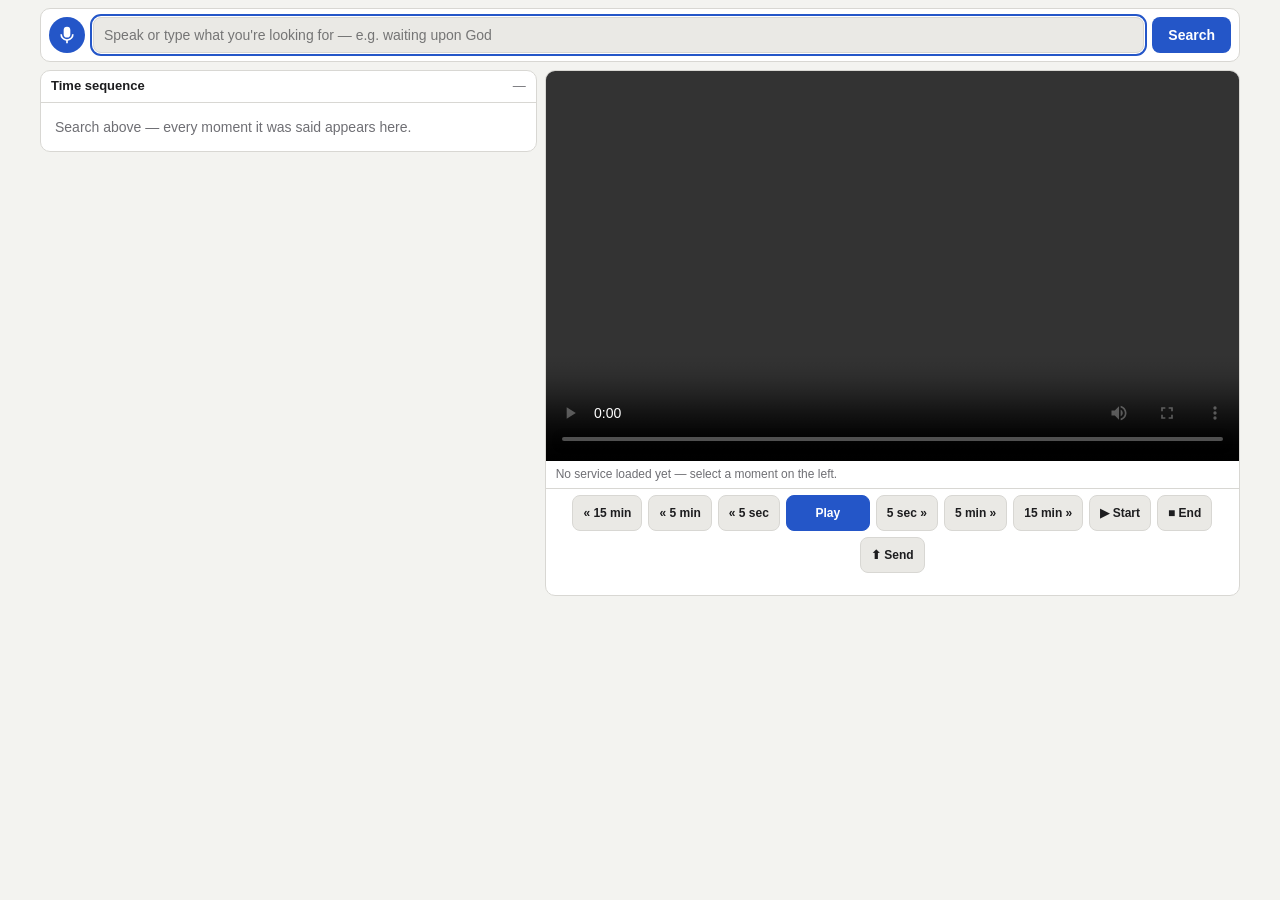
<file: archive-viewer/index.html>
<!doctype html>
<html lang="en">
<head>
<meta charset="utf-8">
<meta name="viewport" content="width=device-width, initial-scale=1">
<title>Archive Viewer</title>
<style>
  :root {
    --bg: #f3f3f0; --panel: #ffffff; --field: #eae9e5; --ink: #1d1d1f;
    --ink-2: #6f6f74; --line: #d8d7d3; --accent: #2456c8; --accent-soft: #e3ebfb;
  }
  @media (prefers-color-scheme: dark) {
    :root {
      --bg: #161617; --panel: #222224; --field: #2d2d30; --ink: #f0f0f2;
      --ink-2: #a0a0a6; --line: #3a3a3e; --accent: #6f9bff; --accent-soft: #24314f;
    }
  }
  * { box-sizing: border-box; }
  body {
    margin: 0; padding: 8px 10px 20px;
    background: var(--bg); color: var(--ink);
    font-family: -apple-system, BlinkMacSystemFont, "Segoe UI", Roboto, sans-serif;
    font-size: 14px; line-height: 1.45;
  }
  .wrap { max-width: 1200px; margin: 0 auto; display: flex; flex-direction: column; gap: 8px; }

  /* voice / search box */
  .voice-box {
    background: var(--panel); border: 1px solid var(--line); border-radius: 10px;
    padding: 8px; display: flex; gap: 8px; align-items: center;
  }
  .mic-btn {
    flex: none; width: 36px; height: 36px; border-radius: 50%; border: none;
    background: var(--accent); color: #fff; cursor: pointer;
    display: flex; align-items: center; justify-content: center;
  }
  .mic-btn.live { background: #c8322b; }
  @keyframes pulse { 50% { opacity: 0.5; } }
  .mic-btn.live svg { animation: pulse 1.1s infinite; }
  @media (prefers-reduced-motion: reduce) { .mic-btn.live svg { animation: none; } }
  #q {
    flex: 1; min-height: 36px; background: var(--field); border: 1px solid var(--line);
    border-radius: 8px; padding: 6px 10px; font: inherit; color: var(--ink);
  }
  #searchBtn {
    border: none; background: var(--accent); color: #fff; font: inherit; font-weight: 600;
    border-radius: 8px; min-height: 36px; padding: 0 16px; cursor: pointer;
  }
  button:focus-visible, .row:focus-visible, #q:focus-visible { outline: 2px solid var(--accent); outline-offset: 1px; }

  .split { display: grid; grid-template-columns: minmax(320px, 5fr) minmax(340px, 7fr); gap: 8px; align-items: start; }
  @media (max-width: 780px) { .split { grid-template-columns: 1fr; } .video-panel { order: -1; } }

  .panel { background: var(--panel); border: 1px solid var(--line); border-radius: 10px; overflow: hidden; }
  .panel-head {
    padding: 6px 10px; border-bottom: 1px solid var(--line); font-weight: 700; font-size: 13px;
    display: flex; justify-content: space-between; align-items: center;
  }
  .panel-head .count { color: var(--ink-2); font-weight: 400; }

  .rows { max-height: calc(100vh - 150px); overflow-y: auto; }
  .row {
    display: grid; grid-template-columns: 60px 1fr; gap: 8px; width: 100%; text-align: left;
    padding: 5px 10px; border: none; border-bottom: 1px solid var(--line);
    background: transparent; color: var(--ink); font: inherit; cursor: pointer; line-height: 1.35;
  }
  .row:last-child { border-bottom: none; }
  .row:hover { background: var(--field); }
  .row.selected { background: var(--accent-soft); }
  .row .t { font-variant-numeric: tabular-nums; color: var(--accent); font-weight: 700; }
  .row .meta { font-size: 11px; color: var(--ink-2); margin-top: 1px; }
  .row .txt em { font-style: normal; background: var(--accent-soft); border-radius: 3px; padding: 0 2px; }
  .row.selected .txt em { background: var(--panel); }
  .empty { padding: 14px; color: var(--ink-2); }

  video { display: block; width: 100%; aspect-ratio: 16/9; background: #000; }
  .svc-line { padding: 5px 10px; font-size: 12px; color: var(--ink-2); border-bottom: 1px solid var(--line); }

  /* the whole service transcript — about 14 lines tall, click any line to jump */
  .context { max-height: 360px; overflow-y: auto; border-bottom: 1px solid var(--line); }
  .ctx-line {
    display: grid; grid-template-columns: 74px 1fr; gap: 12px; width: 100%;
    text-align: left; padding: 3px 10px; border: none; background: transparent;
    color: var(--ink); font: inherit; font-size: 15px; line-height: 1.5; cursor: pointer;
  }
  .ctx-line:hover { background: var(--field); }
  .ctx-line.here { background: var(--accent-soft); font-weight: 600; }
  .ctx-line .t { font-variant-numeric: tabular-nums; color: var(--accent); font-weight: 700; font-size: 13px; padding-top: 2px; }
  .ctx-line .who { color: var(--ink-2); font-size: 11px; }
  .controls { display: flex; flex-wrap: wrap; gap: 6px; padding: 6px 10px; align-items: center; justify-content: center; }
  .controls button {
    font: inherit; font-size: 12px; font-weight: 600; border: 1px solid var(--line);
    background: var(--field); color: var(--ink); border-radius: 8px; min-height: 36px;
    padding: 0 10px; cursor: pointer; display: flex; align-items: center; gap: 6px;
    white-space: nowrap;
  }
  .controls .play { background: var(--accent); border-color: var(--accent); color: #fff; min-width: 84px; justify-content: center; }
</style>
</head>
<body>
<div class="wrap">

  <div class="voice-box">
    <button class="mic-btn" id="micBtn" aria-label="Voice search" title="Speak your search">
      <svg width="20" height="20" viewBox="0 0 24 24" fill="currentColor"><path d="M12 15a4 4 0 0 0 4-4V6a4 4 0 1 0-8 0v5a4 4 0 0 0 4 4zm6-4a6 6 0 0 1-12 0H4a8 8 0 0 0 7 7.94V22h2v-3.06A8 8 0 0 0 20 11h-2z"/></svg>
    </button>
    <input id="q" type="text" placeholder="Speak or type what you're looking for — e.g. waiting upon God" autofocus>
    <button id="searchBtn">Search</button>
  </div>

  <div class="split">
    <div class="panel">
      <div class="panel-head">
        <span>Time sequence</span>
        <span class="count" id="hitCount">—</span>
      </div>
      <div class="rows" id="rows"><div class="empty">Search above — every moment it was said appears here.</div></div>
    </div>

    <div class="panel video-panel">
      <video id="video" controls preload="none"></video>
      <div class="svc-line" id="svcLine">No service loaded yet — select a moment on the left.</div>
      <div class="context" id="ctx" hidden></div>
      <div class="controls">
        <button id="back15m">« 15 min</button>
        <button id="back5m">« 5 min</button>
        <button id="back5">« 5 sec</button>
        <button class="play" id="playBtn">Play</button>
        <button id="fwd5">5 sec »</button>
        <button id="fwd5m">5 min »</button>
        <button id="fwd15m">15 min »</button>
        <button id="startBtn" title="Mark the start of a Portion">▶ Start</button>
        <button id="endBtn" title="Mark the end of a Portion" disabled>■ End</button>
        <button id="sendBtn" title="Send this Portion" disabled>⬆ Send</button>
      </div>
      <div id="portionStatus" style="font-size:0.82em;color:#888;padding:4px 0 0 0;min-height:1.4em;"></div>
    </div>
  </div>
</div>

<script>
  const q = document.getElementById("q");
  const rowsEl = document.getElementById("rows");
  const hitCount = document.getElementById("hitCount");
  const video = document.getElementById("video");
  const svcLine = document.getElementById("svcLine");
  const playBtn = document.getElementById("playBtn");
  const startBtn = document.getElementById("startBtn");
  const endBtn   = document.getElementById("endBtn");
  const sendBtn  = document.getElementById("sendBtn");
  const portionStatus = document.getElementById("portionStatus");
  let currentServiceId = null;
  let portionStart = null;
  let portionEnd   = null;

  function resetPortion() {
    portionStart = null; portionEnd = null;
    startBtn.textContent = "▶ Start";
    startBtn.style.background = "";
    endBtn.disabled = true;
    sendBtn.disabled = true;
    portionStatus.textContent = "";
  }

  startBtn.addEventListener("click", () => {
    if (!currentServiceId) { portionStatus.textContent = "Load a service first."; return; }
    portionStart = video.currentTime;
    portionEnd = null;
    startBtn.textContent = "▶ " + fmt(portionStart);
    startBtn.style.background = "#2a5";
    endBtn.disabled = false;
    sendBtn.disabled = true;
    portionStatus.textContent = "Start set at " + fmt(portionStart) + " — play to the end point, then press ■ End.";
  });

  endBtn.addEventListener("click", () => {
    portionEnd = video.currentTime;
    if (portionEnd <= portionStart) { portionStatus.textContent = "End must be after start."; return; }
    endBtn.textContent = "■ " + fmt(portionEnd);
    endBtn.style.background = "#a52";
    sendBtn.disabled = false;
    portionStatus.textContent = fmt(portionStart) + " → " + fmt(portionEnd) + " — add a note and press ⬆ Send.";
  });

  sendBtn.addEventListener("click", async () => {
    const note = window.prompt("Note for this Portion (who, what, why) — or leave blank:", "");
    if (note === null) return;
    try {
      const res = await fetch("/api/portion", {
        method: "POST",
        headers: { "Content-Type": "application/json" },
        body: JSON.stringify({
          service_id: currentServiceId,
          start: portionStart,
          end: portionEnd,
          note: note.trim()
        })
      });
      const data = await res.json();
      if (data.saved) {
        portionStatus.textContent = "✓ Portion saved — " + fmt(portionStart) + " → " + fmt(portionEnd) + (note.trim() ? "  ·  “" + note.trim() + "”" : "");
        resetPortion();
        startBtn.textContent = "▶ Start";
        startBtn.style.background = "";
        endBtn.textContent = "■ End";
        endBtn.style.background = "";
      } else {
        portionStatus.textContent = "Send failed: " + (data.error || "unknown");
      }
    } catch(e) { portionStatus.textContent = "Send failed: " + e; }
  });

  const esc = s => s.replace(/[&<>"']/g, c => ({ "&":"&amp;", "<":"&lt;", ">":"&gt;", '"':"&quot;", "'":"&#39;" }[c]));
  const fmt = s => {
    s = Math.max(0, Math.round(s));
    const h = Math.floor(s / 3600), m = Math.floor(s % 3600 / 60), sec = s % 60;
    const mm = String(m).padStart(2, "0"), ss = String(sec).padStart(2, "0");
    return h ? h + ":" + mm + ":" + ss : mm + ":" + ss;
  };
  const highlight = (text, query) => {
    const safe = esc(text);
    const pat = query.trim().split(/\s+/).map(w => w.replace(/[.*+?^${}()|[\]\\]/g, "\\$&")).join("\\s+");
    try { return safe.replace(new RegExp("(" + pat + ")", "ig"), "<em>$1</em>"); }
    catch { return safe; }
  };

  async function runSearch() {
    const query = q.value.trim();
    if (query.length < 2) return;
    hitCount.textContent = "searching…";
    rowsEl.innerHTML = "";
    let data;
    try {
      const res = await fetch("/api/search?q=" + encodeURIComponent(query));
      data = await res.json();
    } catch {
      hitCount.textContent = "";
      rowsEl.innerHTML = '<div class="empty">Could not reach the server — is viewer.py still running?</div>';
      return;
    }
    const hits = data.hits || [];
    hitCount.textContent = data.explain
      ? data.explain
      : hits.length + (hits.length === 500 ? "+ moments" : " moments");
    if (!hits.length) {
      rowsEl.innerHTML = '<div class="empty">Nothing found for “' + esc(query) + '”.</div>';
      return;
    }
    for (const h of hits) {
      const b = document.createElement("button");
      b.className = "row";
      b.innerHTML =
        '<span class="t">' + fmt(h.start) + '</span>' +
        '<span><span class="txt">' + highlight(h.text, query) + '</span>' +
        '<div class="meta">' + esc(h.date) +
        (h.title && h.title !== h.speaker ? " · " + esc(h.title) : "") +
        (h.speaker ? " · " + esc(h.speaker) : "") + (h.has_video ? "" : " · (no video file)") + "</div></span>";
      b.addEventListener("click", () => selectHit(b, h));
      rowsEl.appendChild(b);
    }
  }

  const ctxEl = document.getElementById("ctx");
  let ctxLines = [];       // [{start, el}] in time order, for follow-along
  let userScrolledAt = 0;  // pause auto-follow briefly after a manual scroll
  ctxEl.addEventListener("wheel", () => userScrolledAt = Date.now());
  ctxEl.addEventListener("touchmove", () => userScrolledAt = Date.now());

  async function showContext(h) {
    try {
      const res = await fetch("/api/context?service_id=" + h.service_id + "&t=" + h.start);
      const data = await res.json();
      ctxEl.innerHTML = "";
      ctxLines = [];
      let prevSpeaker = null;
      for (const line of (data.lines || [])) {
        const b = document.createElement("button");
        b.className = "ctx-line";
        // Name a voice once when it changes, then let the lines flow clean.
        const who = line.speaker && line.speaker !== prevSpeaker ? line.speaker : "";
        prevSpeaker = line.speaker || prevSpeaker;
        b.innerHTML = '<span class="t">' + fmt(line.start) + '</span><span>' + esc(line.text) +
          (who ? ' <span class="who">— ' + esc(who) + '</span>' : "") + '</span>';
        b.addEventListener("click", () => {
          video.currentTime = Math.max(0, line.start - 1);
          video.play();
        });
        ctxEl.appendChild(b);
        ctxLines.push({ start: line.start, el: b });
      }
      ctxEl.hidden = !ctxEl.children.length;
      followVideo(h.start, true);
    } catch { ctxEl.hidden = true; ctxLines = []; }
  }

  // Highlight the line being spoken and keep it in view as the video plays.
  function followVideo(t, force) {
    if (!ctxLines.length) return;
    let lo = 0, hi = ctxLines.length - 1, idx = 0;
    while (lo <= hi) {
      const mid = (lo + hi) >> 1;
      if (ctxLines[mid].start <= t + 0.3) { idx = mid; lo = mid + 1; } else { hi = mid - 1; }
    }
    const el = ctxLines[idx].el;
    if (!el.classList.contains("here")) {
      ctxEl.querySelectorAll(".here").forEach(x => x.classList.remove("here"));
      el.classList.add("here");
    }
    if (force || Date.now() - userScrolledAt > 4000) el.scrollIntoView({ block: "center" });
  }
  video.addEventListener("timeupdate", () => followVideo(video.currentTime, false));

  function selectHit(rowBtn, h) {
    document.querySelectorAll(".row.selected").forEach(r => r.classList.remove("selected"));
    rowBtn.classList.add("selected");
    svcLine.textContent = h.date + (h.title ? " — " + h.title : "") + "  ·  jumping to " + fmt(h.start);
    if (!h.has_video) { svcLine.textContent = h.date + " — no video file on the drive for this service."; return; }
    showContext(h);
    const seekTo = Math.max(0, h.start - 1); // land a breath before the words
    if (currentServiceId !== h.service_id) {
      currentServiceId = h.service_id;
      video.src = "/video/" + h.service_id;
      video.addEventListener("loadedmetadata", () => { video.currentTime = seekTo; video.play(); }, { once: true });
      video.load();
    } else {
      video.currentTime = seekTo;
      video.play();
    }
  }

  video.addEventListener("play", () => playBtn.textContent = "Pause");
  video.addEventListener("pause", () => playBtn.textContent = "Play");
  playBtn.addEventListener("click", () => video.paused ? video.play() : video.pause());
  const skip = s => { video.currentTime = Math.max(0, video.currentTime + s); };
  document.getElementById("back15m").addEventListener("click", () => skip(-900));
  document.getElementById("back5m").addEventListener("click", () => skip(-300));
  document.getElementById("back5").addEventListener("click", () => skip(-5));
  document.getElementById("fwd5").addEventListener("click", () => skip(5));
  document.getElementById("fwd5m").addEventListener("click", () => skip(300));
  document.getElementById("fwd15m").addEventListener("click", () => skip(900));

  document.getElementById("searchBtn").addEventListener("click", runSearch);
  q.addEventListener("keydown", e => { if (e.key === "Enter") runSearch(); });

  // Arriving with ?q=... in the address runs the search immediately.
  const preset = new URLSearchParams(location.search).get("q");
  if (preset) { q.value = preset; runSearch(); }

  // Arriving with ?moment=service_id,start_seconds jumps straight to ONE
  // exact place — no search, no picking the right row out of several.
  const momentParam = new URLSearchParams(location.search).get("moment");
  if (momentParam) {
    const [sid, startStr] = momentParam.split(",");
    const serviceId = parseInt(sid, 10);
    const start = parseFloat(startStr);
    if (serviceId && !isNaN(start)) {
      (async () => {
        try {
          const res = await fetch("/api/service_at?service_id=" + serviceId + "&t=" + start);
          const data = await res.json();
          if (data.hit) {
            hitCount.textContent = "one exact moment";
            rowsEl.innerHTML = "";
            const b = document.createElement("button");
            b.className = "row";
            const h = data.hit;
            b.innerHTML = '<span class="t">' + fmt(h.start) + '</span>' +
              '<span><span class="txt">' + esc(h.text || "(this moment)") + '</span>' +
              '<div class="meta">' + esc(h.date) +
              (h.title ? " · " + esc(h.title) : "") + '</div></span>';
            b.addEventListener("click", () => selectHit(b, h));
            rowsEl.appendChild(b);
            selectHit(b, h);
          }
        } catch (e) { svcLine.textContent = "Could not load that moment: " + e; }
      })();
    }
  }

  // Voice input — uses the browser's built-in speech recognition when available.
  const micBtn = document.getElementById("micBtn");
  const SR = window.SpeechRecognition || window.webkitSpeechRecognition;
  if (SR) {
    const rec = new SR();
    rec.lang = "en-US";
    rec.interimResults = true;
    let live = false;
    rec.onresult = e => {
      q.value = Array.from(e.results).map(r => r[0].transcript).join(" ").trim();
    };
    rec.onend = () => {
      micBtn.classList.remove("live");
      live = false;
      if (q.value.trim().length >= 2) runSearch();
    };
    micBtn.addEventListener("click", () => {
      if (live) { rec.stop(); return; }
      live = true;
      micBtn.classList.add("live");
      q.value = "";
      rec.start();
    });
  } else {
    micBtn.addEventListener("click", () => {
      q.focus();
      svcLine.textContent = "This browser has no built-in speech input — use Mac dictation (fn fn) in the box, or type.";
    });
  }
</script>
</body>
</html>
</file>
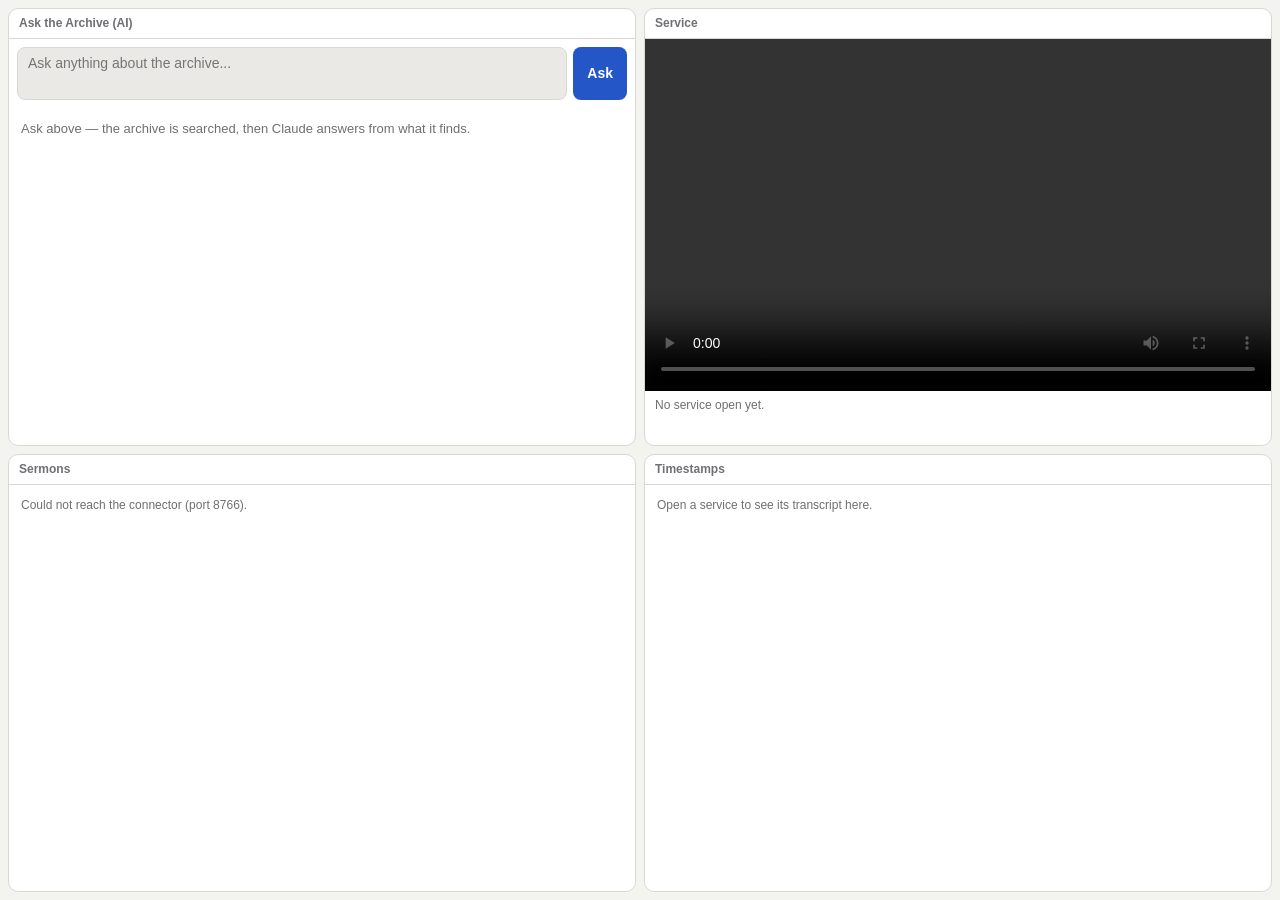
<file: archive-viewer/four-box.html>
<!doctype html>
<html lang="en">
<head>
<meta charset="utf-8">
<meta name="viewport" content="width=device-width, initial-scale=1">
<title>Archive — four box (dev)</title>
<style>
  :root {
    --bg: #f3f3f0; --panel: #ffffff; --field: #eae9e5; --ink: #1d1d1f;
    --ink-2: #6f6f74; --line: #d8d7d3; --accent: #2456c8; --accent-soft: #e3ebfb;
  }
  @media (prefers-color-scheme: dark) {
    :root {
      --bg: #161617; --panel: #222224; --field: #2d2d30; --ink: #f0f0f2;
      --ink-2: #a0a0a6; --line: #3a3a3e; --accent: #6f9bff; --accent-soft: #24314f;
    }
  }
  * { box-sizing: border-box; }
  html, body { height: 100%; }
  body {
    margin: 0; padding: 8px;
    background: var(--bg); color: var(--ink);
    font-family: -apple-system, BlinkMacSystemFont, "Segoe UI", Roboto, sans-serif;
    font-size: 14px; line-height: 1.4;
  }
  .grid {
    display: grid;
    grid-template-columns: 1fr 1fr;
    grid-template-rows: 1fr 1fr;
    gap: 8px;
    height: calc(100vh - 16px);
  }
  .box {
    background: var(--panel); border: 1px solid var(--line); border-radius: 10px;
    display: flex; flex-direction: column; overflow: hidden;
  }
  .box-head {
    padding: 6px 10px; border-bottom: 1px solid var(--line); font-weight: 700; font-size: 12px;
    color: var(--ink-2); display: flex; justify-content: space-between; align-items: center;
    flex: none;
  }
  .box-body { flex: 1; overflow: auto; padding: 0; }

  /* AI box */
  #ai-body { padding: 8px; display: flex; flex-direction: column; gap: 8px; height: 100%; }
  .ask-row { display: flex; gap: 6px; flex: none; }
  #q {
    flex: 1; background: var(--field); border: 1px solid var(--line); border-radius: 8px;
    padding: 6px 10px; font: inherit; color: var(--ink); resize: none; min-height: 36px;
  }
  #askBtn {
    border: none; background: var(--accent); color: #fff; font: inherit; font-weight: 600;
    border-radius: 8px; padding: 0 14px; cursor: pointer;
  }
  #askBtn:disabled { opacity: 0.5; cursor: wait; }
  #answer { flex: 1; overflow: auto; white-space: pre-wrap; font-size: 13px; padding: 4px; }
  #answer.empty { color: var(--ink-2); }
  #status { font-size: 11px; color: var(--ink-2); flex: none; }

  /* Sermons list */
  .row {
    display: block; width: 100%; text-align: left; padding: 6px 10px;
    border: none; border-bottom: 1px solid var(--line); background: transparent;
    color: var(--ink); font: inherit; cursor: pointer; font-size: 12px;
  }
  .row:hover { background: var(--field); }
  .row.selected { background: var(--accent-soft); }
  .row .t { font-weight: 700; color: var(--accent); }

  /* Service / video */
  video { width: 100%; display: block; background: #000; aspect-ratio: 16/9; }
  #svcLine { padding: 6px 10px; font-size: 12px; color: var(--ink-2); }

  /* Timestamps */
  .line { padding: 4px 10px; border-bottom: 1px solid var(--line); font-size: 12px; }
  .line .t { color: var(--accent); font-weight: 700; margin-right: 6px; font-variant-numeric: tabular-nums; }
  .empty { padding: 12px; color: var(--ink-2); font-size: 12px; }
</style>
</head>
<body>
<div class="grid">

  <!-- top-left: AI, wired to the connector via the /ask endpoint -->
  <div class="box">
    <div class="box-head">Ask the Archive (AI)</div>
    <div class="box-body" id="ai-body">
      <div class="ask-row">
        <textarea id="q" placeholder="Ask anything about the archive..."></textarea>
        <button id="askBtn">Ask</button>
      </div>
      <div id="status"></div>
      <div id="answer" class="empty">Ask above — the archive is searched, then Claude answers from what it finds.</div>
    </div>
  </div>

  <!-- top-right: Service / video -->
  <div class="box">
    <div class="box-head" id="svcHead">Service</div>
    <div class="box-body">
      <video id="player" controls></video>
      <div id="svcLine">No service open yet.</div>
    </div>
  </div>

  <!-- bottom-left: Sermons list, real data from the connector -->
  <div class="box">
    <div class="box-head">Sermons <span id="sermCount" style="font-weight:400"></span></div>
    <div class="box-body" id="sermList"><div class="empty">Loading…</div></div>
  </div>

  <!-- bottom-right: Timestamps for the open service -->
  <div class="box">
    <div class="box-head">Timestamps</div>
    <div class="box-body" id="timestamps"><div class="empty">Open a service to see its transcript here.</div></div>
  </div>

</div>

<script>
  const $ = id => document.getElementById(id);
  const esc = s => (s || "").replace(/[&<>"']/g, c => ({ "&":"&amp;", "<":"&lt;", ">":"&gt;", '"':"&quot;", "'":"&#39;" }[c]));
  const CONNECTOR = "http://127.0.0.1:8766";
  const VIEWER = "http://localhost:8765";
  let currentServiceID = null;

  // ---- AI box: reuses the already-proven "Ask the Archive" /ask endpoint ----
  async function ask() {
    const question = $("q").value.trim();
    if (question.length < 3) { $("status").textContent = "Type a question first."; return; }
    $("askBtn").disabled = true;
    $("answer").className = "empty";
    $("answer").textContent = "…";
    $("status").textContent = "Searching the archive...";
    let d;
    try {
      const res = await fetch("http://127.0.0.1:8768/ask", { method: "POST",
        headers: { "Content-Type": "application/json" },
        body: JSON.stringify({ question }) });
      d = await res.json();
    } catch {
      $("status").textContent = "Could not reach Ask the Archive (port 8768) -- is it running?";
      $("askBtn").disabled = false;
      return;
    }
    $("askBtn").disabled = false;
    if (d.error) { $("status").textContent = d.error; $("answer").textContent = ""; return; }
    $("status").textContent = "";
    $("answer").className = "";
    $("answer").textContent = d.answer;
  }
  $("askBtn").addEventListener("click", ask);
  $("q").addEventListener("keydown", e => {
    if (e.key === "Enter" && !e.shiftKey) { e.preventDefault(); ask(); }
  });

  // ---- Sermons list: real data from the connector's /search ----
  async function loadSermons() {
    try {
      const res = await fetch(CONNECTOR + "/search", { method: "POST",
        headers: { "Content-Type": "application/json" },
        body: JSON.stringify({ query: "the", limit: 40 }) });
      const d = await res.json();
      const seen = new Map();
      for (const h of (d.hits || [])) {
        if (!seen.has(h.service_id)) seen.set(h.service_id, h);
      }
      const services = [...seen.values()];
      $("sermCount").textContent = "(" + services.length + ")";
      $("sermList").innerHTML = services.map(s =>
        `<button class="row" data-sid="${s.service_id}">` +
        `<span class="t">${esc(s.date)}</span> — ${esc(s.title)}</button>`
      ).join("") || '<div class="empty">No services found.</div>';
      document.querySelectorAll("#sermList .row").forEach(btn => {
        btn.addEventListener("click", () => openService(parseInt(btn.dataset.sid)));
      });
    } catch (e) {
      $("sermList").innerHTML = '<div class="empty">Could not reach the connector (port 8766).</div>';
    }
  }

  // ---- Service + Timestamps: real data from the connector's /service ----
  async function openService(serviceID) {
    currentServiceID = serviceID;
    document.querySelectorAll("#sermList .row").forEach(r =>
      r.classList.toggle("selected", parseInt(r.dataset.sid) === serviceID));
    $("svcHead").textContent = "Service";
    $("svcLine").textContent = "Loading...";
    $("timestamps").innerHTML = '<div class="empty">Loading...</div>';
    try {
      const res = await fetch(CONNECTOR + "/service", { method: "POST",
        headers: { "Content-Type": "application/json" },
        body: JSON.stringify({ service_id: serviceID, include_transcript: true }) });
      const d = await res.json();
      $("svcLine").textContent = d.date + (d.title ? " — " + d.title : "");
      const player = $("player");
      if (d.video_file_exists) {
        player.src = VIEWER + "/video/" + serviceID;
      } else {
        player.removeAttribute("src");
      }
      const lines = d.transcript || [];
      $("timestamps").innerHTML = lines.slice(0, 200).map(l =>
        `<div class="line"><span class="t">${esc(l.start)}</span>${esc(l.exact_text)}</div>`
      ).join("") || '<div class="empty">No transcript lines.</div>';
    } catch (e) {
      $("svcLine").textContent = "Could not load this service.";
    }
  }

  loadSermons();
</script>
</body>
</html>
</file>
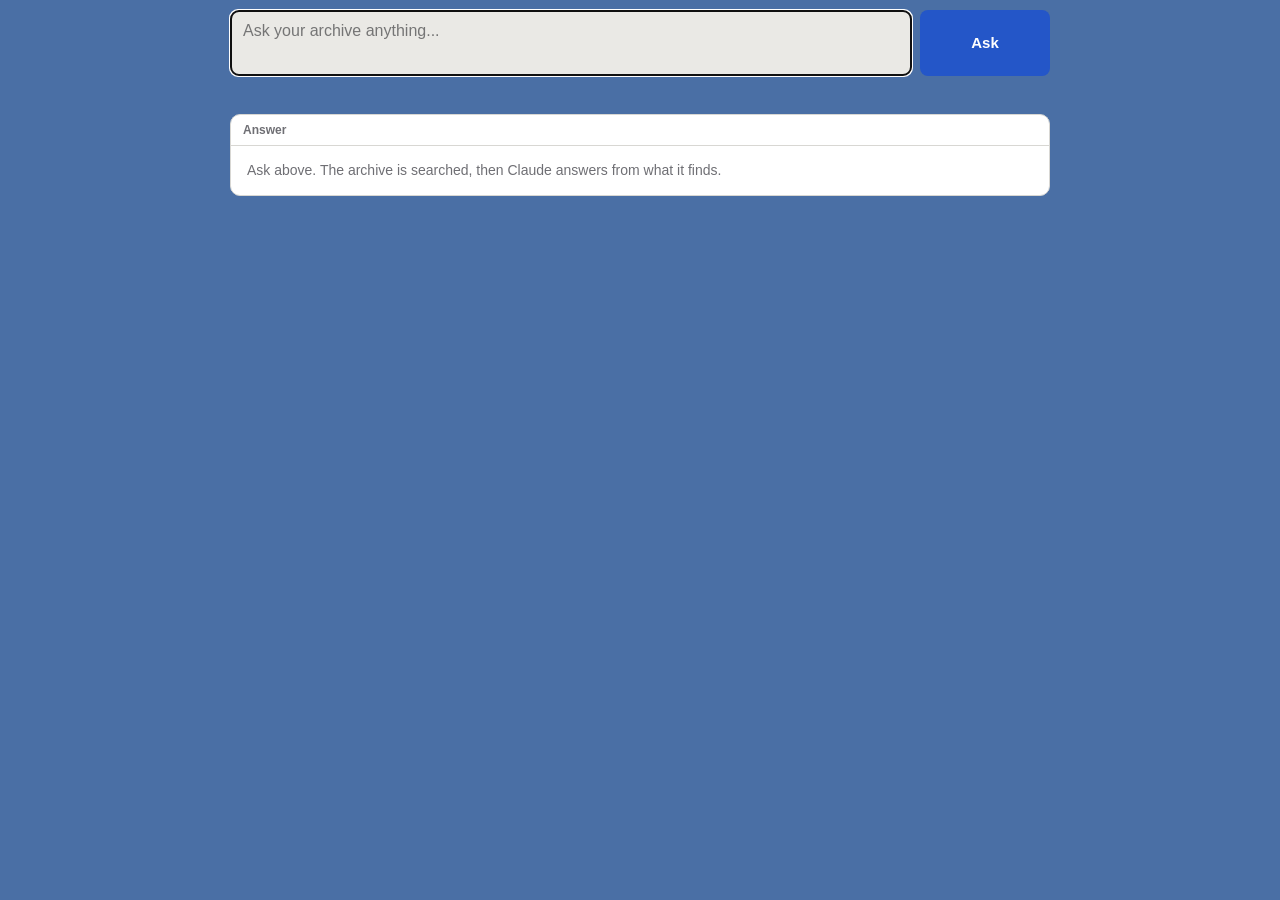
<file: archive-viewer/one-box.html>
<!doctype html>
<html lang="en">
<head>
<meta charset="utf-8">
<meta name="viewport" content="width=device-width, initial-scale=1">
<title>Archive — One Box</title>
<style>
  :root {
    --bg: #f3f3f0; --panel: #ffffff; --field: #eae9e5; --ink: #1d1d1f;
    --ink-2: #6f6f74; --line: #d8d7d3; --accent: #2456c8; --accent-soft: #e3ebfb;
  }
  @media (prefers-color-scheme: dark) {
    :root {
      --bg: #161617; --panel: #222224; --field: #2d2d30; --ink: #f0f0f2;
      --ink-2: #a0a0a6; --line: #3a3a3e; --accent: #6f9bff; --accent-soft: #24314f;
    }
  }
  * { box-sizing: border-box; }
  html, body { height: 100%; margin: 0; }
  body {
    padding: 10px; color: var(--ink);
    /* A solid, comfortable blue behind the whole program (placeholder for a
       real graphic later). The boxes keep following light/dark on their own. */
    background: #4a6fa5;
    font-family: -apple-system, BlinkMacSystemFont, "Segoe UI", Roboto, sans-serif;
    font-size: 15px; line-height: 1.5;
  }
  .wrap { max-width: 820px; margin: 0 auto; display: flex; flex-direction: column; gap: 10px; }

  .ask-row { display: flex; gap: 8px; }
  #q {
    flex: 1; min-height: 46px; background: var(--field); border: 1px solid var(--line);
    border-radius: 8px; padding: 8px 12px; font: inherit; font-size: 16px; color: var(--ink); resize: none;
  }
  #askBtn {
    border: none; background: var(--accent); color: #fff; font: inherit; font-weight: 600;
    border-radius: 8px; padding: 0 22px; cursor: pointer; min-width: 130px;
  }
  #askBtn.processing { background: var(--ink-2); cursor: wait; }
  @keyframes procpulse { 50% { opacity: 0.55; } }
  #askBtn.processing { animation: procpulse 1.1s ease-in-out infinite; }
  #status { font-size: 13px; color: var(--ink-2); min-height: 18px; }

  .panel { background: var(--panel); border: 1px solid var(--line); border-radius: 10px; overflow: hidden; }
  .panel-head {
    padding: 6px 12px; border-bottom: 1px solid var(--line); font-weight: 700; font-size: 12px;
    color: var(--ink-2); display: flex; justify-content: space-between; align-items: center;
  }
  #answer { padding: 14px 16px; white-space: pre-wrap; font-size: 15px; }
  #answer.empty { color: var(--ink-2); font-size: 14px; }
  .btn-copy {
    border: 1px solid var(--line); background: var(--field); color: var(--ink);
    border-radius: 6px; padding: 2px 12px; cursor: pointer; font: inherit; font-size: 12px; font-weight: 600;
  }
  .btn-copy:hover { background: var(--accent-soft); }
  .btn-copy.done { background: var(--accent); color: #fff; border-color: var(--accent); }

  /* Receipts — the moments; clicking one plays the video there */
  .receipt {
    padding: 8px 14px; border-bottom: 1px solid var(--line); font-size: 13px; cursor: pointer;
  }
  .receipt:last-child { border-bottom: none; }
  .receipt:hover { background: var(--accent-soft); }
  .receipt .meta { color: var(--accent); font-weight: 700; font-size: 12px; }
  .receipt .words { color: var(--ink-2); margin-top: 2px;
    display: -webkit-box; -webkit-line-clamp: 2; -webkit-box-orient: vertical; overflow: hidden; }

  /* Refine strip */
  #refine { display: none; }
  #refine.show { display: block; }
  .refine-head { padding: 8px 12px; font-size: 13px; color: var(--ink-2);
    background: var(--accent-soft); border-bottom: 1px solid var(--line); }
  .refine-row { display: flex; gap: 8px; padding: 10px 12px; }
  #refineInput {
    flex: 1; background: var(--field); border: 1px solid var(--line); border-radius: 8px;
    padding: 6px 10px; font: inherit; color: var(--ink);
  }
  .btn-soft {
    border: 1px solid var(--line); background: var(--panel); color: var(--ink);
    border-radius: 8px; padding: 0 16px; cursor: pointer; font: inherit;
  }
  #newBtn { border: none; background: var(--ink-2); color: #fff; }

  /* Video overlay — the player sits in a fixed 16:9 box so every service,
     whatever its native size, shows at the same consistent dimensions. */
  #videoView {
    display: none; position: fixed; inset: 0; background: rgba(0,0,0,0.85); z-index: 100;
    flex-direction: column; align-items: center; justify-content: center; gap: 14px;
  }
  #videoView.active { display: flex; }
  .video-frame {
    width: min(85vw, 960px); aspect-ratio: 16 / 9;
    background: #000; border-radius: 10px; overflow: hidden;
    box-shadow: 0 10px 40px rgba(0,0,0,0.5);
  }
  #videoPlayer { width: 100%; height: 100%; object-fit: contain; display: block; background: #000; }
  .video-hint { color: #ccc; font-size: 13px; }
</style>
</head>
<body>
<div class="wrap">

  <div class="ask-row">
    <textarea id="q" autofocus placeholder="Ask your archive anything..."></textarea>
    <button id="askBtn">Ask</button>
  </div>
  <div id="status"></div>

  <div class="panel">
    <div class="panel-head">
      <span>Answer</span>
      <button class="btn-copy" id="copyBtn" hidden>Copy</button>
    </div>
    <div id="answer" class="empty">Ask above. The archive is searched, then Claude answers from what it finds.</div>
  </div>

  <div class="panel" id="receiptsPanel" hidden>
    <div class="panel-head">The moments it stands on — click one to watch</div>
    <div id="receipts"></div>
  </div>

  <div class="panel" id="refine">
    <div class="refine-head">Want to refine this search? Add a name, a date, or narrow the question.</div>
    <div class="refine-row">
      <input id="refineInput" placeholder="e.g. only in 2020, or only Jerry Keller...">
      <button class="btn-soft" id="refineBtn">Refine</button>
      <button class="btn-soft" id="newBtn">New question</button>
    </div>
  </div>

</div>

<div id="videoView">
  <div class="video-frame">
    <video id="videoPlayer" controls></video>
  </div>
  <div class="video-hint">Press ESC to return to your answer</div>
</div>

<script>
  const $ = id => document.getElementById(id);
  const esc = s => (s || "").replace(/[&<>"']/g, c => ({ "&":"&amp;", "<":"&lt;", ">":"&gt;", '"':"&quot;", "'":"&#39;" }[c]));
  const ASK = "http://127.0.0.1:8768/ask";
  const CONNECTOR = "http://127.0.0.1:8766";
  const VIEWER = "http://localhost:8765";

  let lastQuestion = "";

  function resetButton() {
    $("askBtn").disabled = false;
    $("askBtn").classList.remove("processing");
    $("askBtn").textContent = "Ask";
  }

  async function ask(question) {
    if (question.length < 3) { $("status").textContent = "Type a question first."; return; }
    lastQuestion = question;
    $("askBtn").disabled = true;
    $("askBtn").classList.add("processing");
    $("askBtn").textContent = "Processing…";
    $("answer").className = "empty";
    $("answer").textContent = "…";
    $("receiptsPanel").hidden = true;
    $("refine").classList.remove("show");
    $("status").textContent = "Searching the archive…";
    let d;
    try {
      const res = await fetch(ASK, { method: "POST",
        headers: { "Content-Type": "application/json" },
        body: JSON.stringify({ question }) });
      d = await res.json();
    } catch {
      $("status").textContent = "Could not reach Ask the Archive (port 8768) — is it running?";
      resetButton();
      return;
    }
    resetButton();
    if (d.error) { $("status").textContent = d.error; $("answer").textContent = ""; return; }
    $("status").textContent = "";
    $("answer").className = "";
    $("answer").textContent = d.answer;
    $("copyBtn").hidden = false;
    $("copyBtn").classList.remove("done");
    $("copyBtn").textContent = "Copy";

    const receipts = d.receipts || [];
    if (receipts.length) {
      $("receiptsPanel").hidden = false;
      $("receipts").innerHTML = receipts.map((r, i) =>
        `<div class="receipt" data-i="${i}">
          <div class="meta">${esc(r.date)}${r.title ? " · " + esc(r.title) : ""}${r.speaker ? " · " + esc(r.speaker) : ""} · at ${esc(r.start)}</div>
          <div class="words">${esc(r.text)}</div>
        </div>`).join("");
      document.querySelectorAll(".receipt").forEach(el => {
        el.addEventListener("click", () => watchReceipt(receipts[parseInt(el.dataset.i)]));
      });
    }
    // Offer refinement after every answer
    $("refine").classList.add("show");
  }

  // Click a moment → find its service, jump video to that second.
  async function watchReceipt(r) {
    $("status").textContent = "Finding that moment…";
    try {
      // Look the moment up by its exact words to get service_id + seconds.
      const res = await fetch(CONNECTOR + "/search", { method: "POST",
        headers: { "Content-Type": "application/json" },
        body: JSON.stringify({ query: r.text.split(/\s+/).slice(0, 6).join(" "), limit: 5 }) });
      const d = await res.json();
      const hit = (d.hits || []).find(h => h.date === r.date) || (d.hits || [])[0];
      if (!hit) { $("status").textContent = "Could not locate that moment's video."; return; }
      $("status").textContent = "";
      playVideo(hit.service_id, hit.start_seconds ?? hmsToSec(r.start));
    } catch {
      $("status").textContent = "Could not reach the connector to find the video.";
    }
  }

  function hmsToSec(hms) {
    const p = String(hms).split(":").map(Number);
    if (p.length === 3) return p[0]*3600 + p[1]*60 + p[2];
    if (p.length === 2) return p[0]*60 + p[1];
    return p[0] || 0;
  }

  function playVideo(serviceId, seconds) {
    const player = $("videoPlayer");
    player.src = VIEWER + "/video/" + serviceId;
    player.addEventListener("loadedmetadata", () => {
      player.currentTime = Math.max(0, (parseFloat(seconds) || 0) - 1);
      player.play();
    }, { once: true });
    $("videoView").classList.add("active");
  }

  // ESC → back to the answer
  document.addEventListener("keydown", e => {
    if (e.key === "Escape" && $("videoView").classList.contains("active")) {
      e.preventDefault();
      $("videoView").classList.remove("active");
      $("videoPlayer").pause();
    }
  });
  $("videoView").addEventListener("click", e => {
    if (e.target === $("videoView")) {
      $("videoView").classList.remove("active");
      $("videoPlayer").pause();
    }
  });

  // Copy the answer to the clipboard
  $("copyBtn").addEventListener("click", async () => {
    try {
      await navigator.clipboard.writeText($("answer").textContent);
      $("copyBtn").classList.add("done");
      $("copyBtn").textContent = "Copied ✓";
      setTimeout(() => {
        $("copyBtn").classList.remove("done");
        $("copyBtn").textContent = "Copy";
      }, 1600);
    } catch {
      $("status").textContent = "Could not copy — select the text and use Cmd+C.";
    }
  });

  // Ask flow
  $("askBtn").addEventListener("click", () => ask($("q").value.trim()));
  $("q").addEventListener("keydown", e => {
    if (e.key === "Enter" && !e.shiftKey) { e.preventDefault(); ask($("q").value.trim()); }
  });

  // Refine: fold the refinement into the original question
  $("refineBtn").addEventListener("click", () => {
    const extra = $("refineInput").value.trim();
    if (!extra) return;
    $("refineInput").value = "";
    ask(lastQuestion + " — " + extra);
  });
  $("refineInput").addEventListener("keydown", e => {
    if (e.key === "Enter") { e.preventDefault(); $("refineBtn").click(); }
  });

  // New question: full reset
  $("newBtn").addEventListener("click", () => {
    $("q").value = "";
    $("answer").className = "empty";
    $("answer").textContent = "Ask above. The archive is searched, then Claude answers from what it finds.";
    $("copyBtn").hidden = true;
    $("receiptsPanel").hidden = true;
    $("refine").classList.remove("show");
    $("status").textContent = "";
    $("q").focus();
  });
</script>
</body>
</html>
</file>
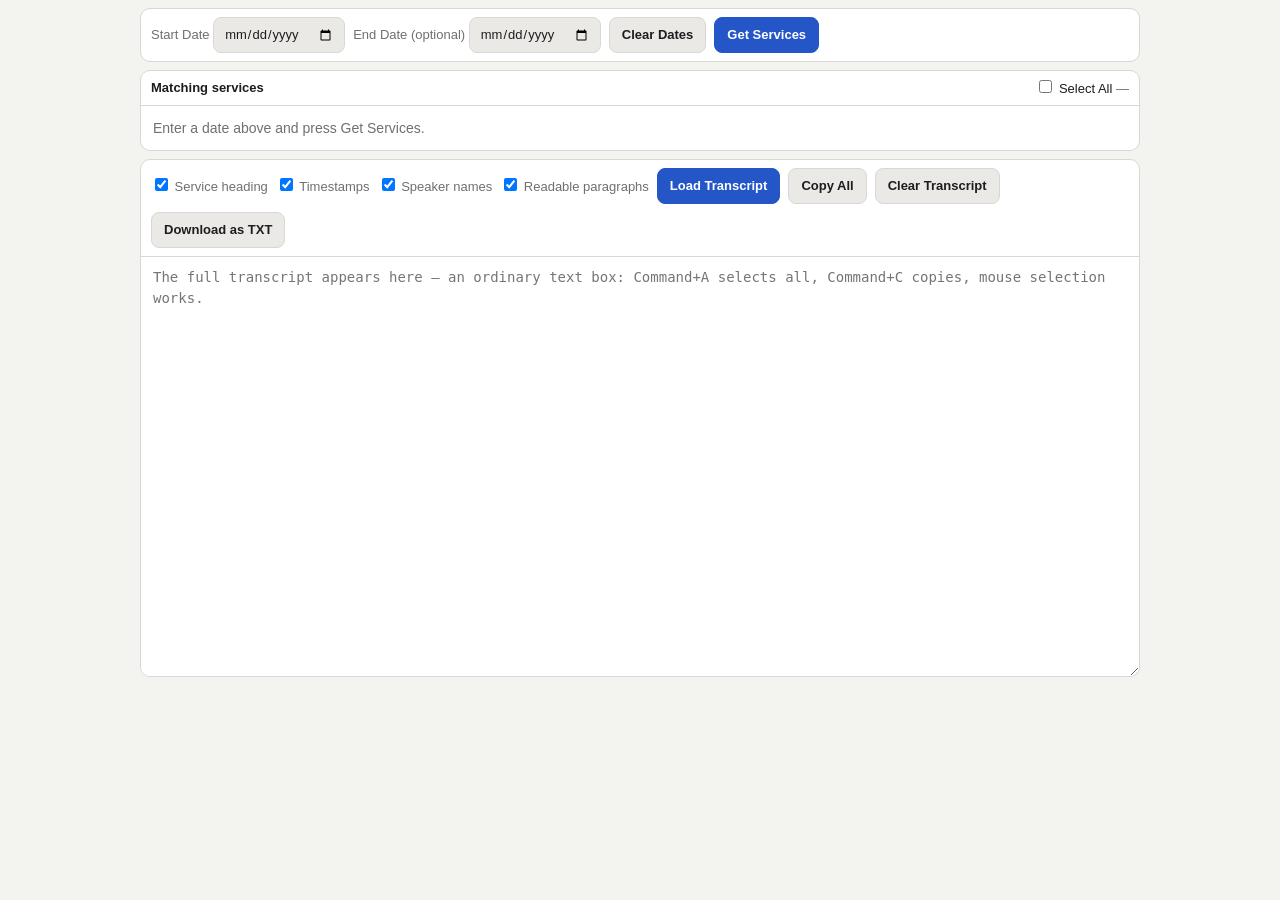
<file: archive-viewer/Transcript Exporter.html>
<!doctype html>
<html lang="en">
<head>
<meta charset="utf-8">
<meta name="viewport" content="width=device-width, initial-scale=1">
<title>Transcript Exporter</title>
<style>
  /* Same dress as the Archive Viewer. */
  :root {
    --bg: #f3f3f0; --panel: #ffffff; --field: #eae9e5; --ink: #1d1d1f;
    --ink-2: #6f6f74; --line: #d8d7d3; --accent: #2456c8; --accent-soft: #e3ebfb;
  }
  @media (prefers-color-scheme: dark) {
    :root {
      --bg: #161617; --panel: #222224; --field: #2d2d30; --ink: #f0f0f2;
      --ink-2: #a0a0a6; --line: #3a3a3e; --accent: #6f9bff; --accent-soft: #24314f;
    }
  }
  * { box-sizing: border-box; }
  body {
    margin: 0; padding: 8px 10px 20px;
    background: var(--bg); color: var(--ink);
    font-family: -apple-system, BlinkMacSystemFont, "Segoe UI", Roboto, sans-serif;
    font-size: 14px; line-height: 1.45;
  }
  .wrap { max-width: 1000px; margin: 0 auto; display: flex; flex-direction: column; gap: 8px; }

  .panel { background: var(--panel); border: 1px solid var(--line); border-radius: 10px; overflow: hidden; }
  .panel-head {
    padding: 6px 10px; border-bottom: 1px solid var(--line); font-weight: 700; font-size: 13px;
    display: flex; justify-content: space-between; align-items: center;
  }
  .panel-head .count { color: var(--ink-2); font-weight: 400; }
  .bar { display: flex; flex-wrap: wrap; gap: 8px; align-items: center; padding: 8px 10px; }
  .bar label { color: var(--ink-2); font-size: 13px; }
  input[type="date"] {
    background: var(--field); border: 1px solid var(--line); border-radius: 8px;
    padding: 6px 10px; font: inherit; color: var(--ink); min-height: 36px;
  }
  button {
    font: inherit; font-size: 13px; font-weight: 600; border: 1px solid var(--line);
    background: var(--field); color: var(--ink); border-radius: 8px; min-height: 36px;
    padding: 0 12px; cursor: pointer;
  }
  button.primary { background: var(--accent); border-color: var(--accent); color: #fff; }
  button:focus-visible, input:focus-visible, textarea:focus-visible { outline: 2px solid var(--accent); outline-offset: 1px; }

  .svc { display: flex; gap: 8px; align-items: center; padding: 5px 10px; border-bottom: 1px solid var(--line); }
  .svc:last-child { border-bottom: none; }
  .svc label { flex: 1; cursor: pointer; }
  .svc .meta { font-size: 11px; color: var(--ink-2); }
  .empty { padding: 12px; color: var(--ink-2); }

  #out {
    display: block; width: 100%; min-height: 420px; border: none; border-top: 1px solid var(--line);
    background: var(--panel); color: var(--ink); padding: 10px 12px; font: 14px/1.5 "SF Mono", Menlo, monospace;
    resize: vertical;
  }
  .status { color: var(--ink-2); font-size: 12px; }
</style>
</head>
<body>
<div class="wrap">

  <div class="panel">
    <div class="bar">
      <label>Start Date <input type="date" id="from"></label>
      <label>End Date (optional) <input type="date" id="to"></label>
      <button id="clearDates">Clear Dates</button>
      <button class="primary" id="getServices">Get Services</button>
      <span class="status" id="status"></span>
    </div>
  </div>

  <div class="panel">
    <div class="panel-head">
      <span>Matching services</span>
      <span><label style="font-weight:400"><input type="checkbox" id="selectAll"> Select All</label>
      <span class="count" id="svcCount">—</span></span>
    </div>
    <div id="services"><div class="empty">Enter a date above and press Get Services.</div></div>
  </div>

  <div class="panel">
    <div class="bar">
      <label><input type="checkbox" id="optHeading" checked> Service heading</label>
      <label><input type="checkbox" id="optTimes" checked> Timestamps</label>
      <label><input type="checkbox" id="optSpeakers" checked> Speaker names</label>
      <label><input type="checkbox" id="optParas" checked> Readable paragraphs</label>
      <button class="primary" id="loadBtn">Load Transcript</button>
      <button id="copyBtn">Copy All</button>
      <button id="clearBtn">Clear Transcript</button>
      <button id="dlBtn">Download as TXT</button>
    </div>
    <textarea id="out" spellcheck="false"
      placeholder="The full transcript appears here — an ordinary text box: Command+A selects all, Command+C copies, mouse selection works."></textarea>
  </div>

</div>

<script>
  const $ = id => document.getElementById(id);
  const status = msg => { $("status").textContent = msg; };
  let loaded = null;   // raw segments from the last Load Transcript

  const fmtT = s => {
    s = Math.max(0, Math.floor(s));
    const h = String(Math.floor(s / 3600)).padStart(2, "0");
    const m = String(Math.floor(s % 3600 / 60)).padStart(2, "0");
    const sec = String(s % 60).padStart(2, "0");
    return h + ":" + m + ":" + sec;
  };

  // ---- dates + service list -------------------------------------------
  $("clearDates").addEventListener("click", () => {
    $("from").value = ""; $("to").value = ""; status("");
  });

  async function getServices() {
    const from = $("from").value, to = $("to").value;
    if (!from && !to) { status("Enter a Start Date first."); return; }
    status("searching…");
    let data;
    try {
      const res = await fetch("/api/services?from=" + (from || to) + "&to=" + (to || from || ""));
      data = await res.json();
    } catch { status("Could not reach the exporter — is it still running?"); return; }
    if (data.error) { status(data.error); return; }
    const list = data.services || [];
    $("svcCount").textContent = list.length + " found";
    $("selectAll").checked = false;
    const box = $("services");
    box.innerHTML = "";
    status("");
    if (!list.length) {
      box.innerHTML = '<div class="empty">No services in that range.</div>';
      return;
    }
    for (const s of list) {
      const div = document.createElement("div");
      div.className = "svc";
      const speakers = s.speakers.length ? s.speakers.join(", ") : s.main_preacher;
      div.innerHTML = '<input type="checkbox" class="pick" value="' + s.service_id + '">' +
        '<label>' + s.date + (s.title ? " — " + esc(s.title) : "") +
        '<div class="meta">' + (speakers ? "speakers: " + esc(speakers) + " · " : "") +
        "service ID " + s.service_id + '</div></label>';
      div.querySelector("label").addEventListener("click", e => {
        const cb = div.querySelector(".pick");
        cb.checked = !cb.checked;
        e.preventDefault();
      });
      box.appendChild(div);
    }
  }
  $("getServices").addEventListener("click", getServices);
  $("selectAll").addEventListener("change", () => {
    document.querySelectorAll(".pick").forEach(cb => cb.checked = $("selectAll").checked);
  });

  const esc = s => (s || "").replace(/[&<>"']/g, c => ({ "&":"&amp;", "<":"&lt;", ">":"&gt;", '"':"&quot;", "'":"&#39;" }[c]));

  // ---- transcript formatting ------------------------------------------
  // Join short consecutive segments (same speaker, small gap) into readable
  // paragraphs. Order preserved; the words themselves are never altered.
  function paragraphs(segments) {
    const out = [];
    for (const seg of segments) {
      const last = out[out.length - 1];
      if (last && last.speaker === seg.speaker &&
          seg.start - last.end <= 3 && (last.text.length + seg.text.length) < 700) {
        last.text += " " + seg.text.trim();
        last.end = seg.end;
      } else {
        out.push({ start: seg.start, end: seg.end,
                   speaker: seg.speaker, text: seg.text.trim() });
      }
    }
    return out;
  }

  function render() {
    if (!loaded) return;
    const withHeading = $("optHeading").checked;
    const withTimes = $("optTimes").checked;
    const withSpeakers = $("optSpeakers").checked;
    const withParas = $("optParas").checked;
    const blocks = [];
    for (const svc of loaded) {
      const lines = [];
      if (withHeading) {
        lines.push(svc.date + (svc.title ? " — " + svc.title : ""));
        // Name who actually speaks in the transcript, not the Services
        // table's main_preacher entry (known to hold wrong names).
        const names = [...new Set(svc.segments.map(s => s.speaker).filter(Boolean))];
        if (names.length) lines.push("Speaker" + (names.length > 1 ? "s" : "") + ": " + names.join(", "));
        lines.push("");
      }
      const rows = withParas ? paragraphs(svc.segments) : svc.segments;
      for (const r of rows) {
        let line = "";
        if (withTimes) line += fmtT(r.start) + "\t";   // time as its own column
        if (withSpeakers && r.speaker) line += r.speaker + ": ";
        line += r.text;
        lines.push(line);
        if (withParas) lines.push("");
      }
      blocks.push(lines.join("\n").replace(/\n+$/, "\n"));
    }
    $("out").value = blocks.join("\n" + "=".repeat(50) + "\n");
  }

  async function loadTranscript() {
    const ids = [...document.querySelectorAll(".pick:checked")].map(cb => cb.value);
    if (!ids.length) { status("Tick at least one service in the list."); return; }
    status("loading transcript…");
    let data;
    try {
      const res = await fetch("/api/transcript?ids=" + ids.join(","));
      data = await res.json();
    } catch { status("Could not reach the exporter — is it still running?"); return; }
    if (data.error) { status(data.error); return; }
    loaded = data.services || [];
    render();
    const n = loaded.reduce((a, s) => a + s.segments.length, 0);
    status(loaded.length + " service(s), " + n + " transcript lines loaded.");
  }
  $("loadBtn").addEventListener("click", loadTranscript);
  ["optHeading", "optTimes", "optSpeakers", "optParas"].forEach(id =>
    $(id).addEventListener("change", render));

  // ---- output buttons ---------------------------------------------------
  $("copyBtn").addEventListener("click", async () => {
    const out = $("out");
    if (!out.value) { status("Nothing to copy yet."); return; }
    try { await navigator.clipboard.writeText(out.value); }
    catch { out.select(); document.execCommand("copy"); }
    status("Copied " + out.value.length + " characters to the clipboard.");
  });
  $("clearBtn").addEventListener("click", () => {
    $("out").value = ""; loaded = null; status("Transcript cleared.");
  });
  $("dlBtn").addEventListener("click", () => {
    const out = $("out");
    if (!out.value) { status("Nothing to download yet."); return; }
    const from = $("from").value || "transcript", to = $("to").value;
    const a = document.createElement("a");
    a.href = URL.createObjectURL(new Blob([out.value], { type: "text/plain" }));
    a.download = "transcript " + from + (to && to !== from ? " to " + to : "") + ".txt";
    a.click();
    URL.revokeObjectURL(a.href);
    status("Downloaded as " + a.download);
  });
</script>
</body>
</html>
</file>
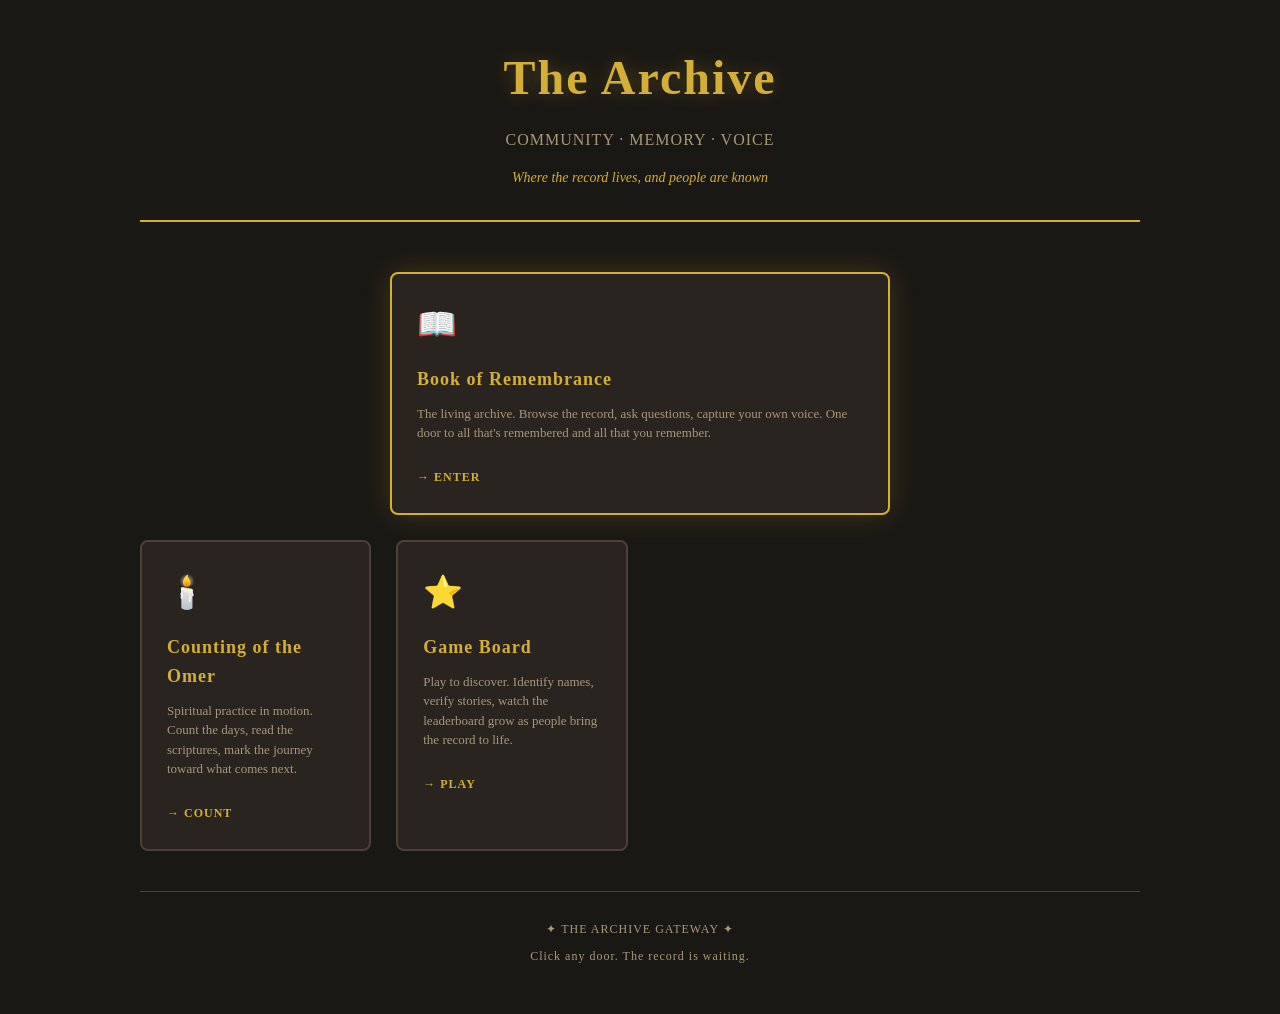
<file: html/gateway.html>
<!doctype html>
<html lang="en">
<head>
<meta charset="utf-8">
<meta name="viewport" content="width=device-width, initial-scale=1">
<title>The Archive — Gateway</title>
<style>
  :root {
    --bg: #1a1815;
    --bg-light: #2a2420;
    --card: #2a2420;
    --card-border: #4a4037;
    --gold: #d4af37;
    --gold-dark: #b8941f;
    --text: #e8e3d8;
    --text-dim: #a89878;
    --text-title: #f4e4c1;
  }

  * { box-sizing: border-box; margin: 0; padding: 0; }

  body {
    background: var(--bg);
    color: var(--text);
    font-family: Georgia, 'Garamond', serif;
    font-size: 15px;
    line-height: 1.6;
    min-height: 100vh;
    padding: 40px 20px;
  }

  .wrap {
    max-width: 1000px;
    margin: 0 auto;
  }

  .header {
    text-align: center;
    margin-bottom: 50px;
    border-bottom: 2px solid var(--gold);
    padding-bottom: 30px;
  }

  .title {
    font-size: 48px;
    font-weight: bold;
    color: var(--gold);
    margin-bottom: 10px;
    letter-spacing: 2px;
    text-shadow: 0 0 20px rgba(212, 175, 55, 0.3);
  }

  .subtitle {
    font-size: 16px;
    color: var(--text-dim);
    letter-spacing: 1px;
    margin-bottom: 8px;
  }

  .tagline {
    font-size: 14px;
    color: var(--gold);
    font-style: italic;
    margin-top: 15px;
  }

  .gates-grid {
    display: grid;
    grid-template-columns: repeat(auto-fit, minmax(220px, 1fr));
    gap: 25px;
    margin-bottom: 40px;
  }

  .gate-card {
    background: var(--card);
    border: 2px solid var(--card-border);
    border-radius: 8px;
    padding: 25px;
    text-decoration: none;
    color: var(--text);
    transition: all 0.3s ease;
    position: relative;
    overflow: hidden;
  }

  .gate-card::before {
    content: '';
    position: absolute;
    top: 0;
    left: 0;
    right: 0;
    height: 2px;
    background: linear-gradient(90deg, transparent, var(--gold), transparent);
    opacity: 0;
    transition: opacity 0.3s ease;
  }

  .gate-card:hover {
    border-color: var(--gold);
    box-shadow: 0 0 20px rgba(212, 175, 55, 0.2), inset 0 0 15px rgba(212, 175, 55, 0.05);
    transform: translateY(-2px);
  }

  .gate-card:hover::before {
    opacity: 1;
  }

  .gate-icon {
    font-size: 32px;
    color: var(--gold);
    margin-bottom: 15px;
    display: inline-block;
  }

  .gate-title {
    font-size: 18px;
    font-weight: bold;
    color: var(--title, var(--gold));
    margin-bottom: 10px;
    letter-spacing: 1px;
  }

  .gate-desc {
    font-size: 13px;
    color: var(--text-dim);
    line-height: 1.5;
    margin-bottom: 15px;
  }

  .gate-link-text {
    display: inline-block;
    color: var(--gold);
    font-size: 12px;
    font-weight: 600;
    text-transform: uppercase;
    letter-spacing: 1px;
    margin-top: 10px;
  }

  .gate-card.mac-app {
    opacity: 0.85;
    border-color: var(--text-dim);
  }

  .gate-card.mac-app:hover {
    opacity: 1;
  }

  .gate-card.mac-app .gate-title {
    color: var(--text-dim);
  }

  .gate-card.primary {
    grid-column: 1 / -1;
    max-width: 500px;
    margin: 0 auto;
    border-color: var(--gold);
    box-shadow: 0 0 30px rgba(212, 175, 55, 0.2);
  }

  .gate-card.primary:hover {
    box-shadow: 0 0 40px rgba(212, 175, 55, 0.3), inset 0 0 20px rgba(212, 175, 55, 0.08);
  }

  .footer {
    text-align: center;
    color: var(--text-dim);
    font-size: 12px;
    border-top: 1px solid var(--card-border);
    padding-top: 20px;
    margin-top: 40px;
  }

  .footer-line {
    margin: 8px 0;
    letter-spacing: 1px;
  }

  @media (max-width: 768px) {
    .title { font-size: 32px; }
    .gates-grid { grid-template-columns: 1fr; }
    .wrap { padding: 0 10px; }
  }

  .ask-box {
    background: var(--panel); border: 1px solid var(--line); border-radius: 10px;
    padding: 8px; display: flex; gap: 8px; align-items: flex-start;
  }
  #q {
    flex: 1; min-height: 64px; background: var(--field); border: 1px solid var(--line);
    border-radius: 8px; padding: 8px 10px; font: inherit; font-size: 17px; color: var(--ink);
  }
  #askBtn {
    border: none; background: var(--accent); color: #fff; font: inherit; font-weight: 600;
    border-radius: 8px; min-height: 44px; padding: 0 20px; cursor: pointer;
  }
  #askBtn:disabled { opacity: 0.5; cursor: wait; }
  button:focus-visible, #q:focus-visible { outline: 2px solid var(--accent); outline-offset: 1px; }
  .status { color: var(--ink-2); font-size: 13px; padding: 0 4px; }

  .panel { background: var(--panel); border: 1px solid var(--line); border-radius: 10px; overflow: hidden; }
  .panel-head {
    padding: 6px 10px; border-bottom: 1px solid var(--line); font-weight: 700; font-size: 13px;
    color: var(--ink-2);
  }
  #answer { padding: 12px 16px; font-size: 16px; white-space: pre-wrap; }
  #answer.empty { color: var(--ink-2); font-size: 14px; }

  .receipt { padding: 6px 12px; border-bottom: 1px solid var(--line); font-size: 13px; }
  .receipt:last-child { border-bottom: none; }
  .receipt .meta { color: var(--accent); font-weight: 700; font-size: 12px; }
  .receipt .words { color: var(--ink-2); }
  .note { background: var(--accent-soft); padding: 8px 12px; font-size: 13px; }
</style>
</head>
<body>
<div class="wrap">

  <div class="header">
    <div class="title">The Archive</div>
    <div class="subtitle">COMMUNITY · MEMORY · VOICE</div>
    <div class="tagline">Where the record lives, and people are known</div>
  </div>

  <div class="gates-grid">
    <!-- Book of Remembrance -->
    <a href="http://localhost:8765" class="gate-card primary">
      <div class="gate-icon">📖</div>
      <div class="gate-title">Book of Remembrance</div>
      <div class="gate-desc">The living archive. Browse the record, ask questions, capture your own voice. One door to all that's remembered and all that you remember.</div>
      <div class="gate-link-text">→ Enter</div>
    </a>

    <!-- Counting of the Omer -->
    <a href="omer.html" class="gate-card">
      <div class="gate-icon">🕯️</div>
      <div class="gate-title">Counting of the Omer</div>
      <div class="gate-desc">Spiritual practice in motion. Count the days, read the scriptures, mark the journey toward what comes next.</div>
      <div class="gate-link-text">→ Count</div>
    </a>

    <!-- Game Board -->
    <a href="http://localhost:8768" class="gate-card">
      <div class="gate-icon">⭐</div>
      <div class="gate-title">Game Board</div>
      <div class="gate-desc">Play to discover. Identify names, verify stories, watch the leaderboard grow as people bring the record to life.</div>
      <div class="gate-link-text">→ Play</div>
    </a>
  </div>

  <div class="footer">
    <div class="footer-line">✦ THE ARCHIVE GATEWAY ✦</div>
    <div class="footer-line">Click any door. The record is waiting.</div>
  </div>

</div>

<script>
  // Backend URL for the connector API. Defaults to localhost for development,
  // or reads from localStorage 'backend_url' for remote Tailscale access.
  // To set for remote access: localStorage.setItem('backend_url', 'https://your-tailscale.ts.net')
  const BACKEND = (() => {
    const stored = localStorage.getItem('backend_url');
    if (stored) return stored;
    const isLocalhost = window.location.hostname === 'localhost' || window.location.hostname === '127.0.0.1';
    if (isLocalhost) return 'http://127.0.0.1:8766';
    // For other scenarios, user must set via localStorage
    console.warn('BACKEND not configured. Set via: localStorage.setItem("backend_url", "https://your-address.ts.net")');
    return null;
  })();
  const $ = id => document.getElementById(id);
  const esc = s => (s || "").replace(/[&<>"']/g, c => ({ "&":"&amp;", "<":"&lt;", ">":"&gt;", '"':"&quot;", "'":"&#39;" }[c]));

  async function ask() {
    const question = $("q").value.trim();
    if (question.length < 3) { $("status").textContent = "Type a question first."; return; }
    if (!BACKEND) { $("status").textContent = "Backend not configured. Run in browser console: localStorage.setItem('backend_url', 'https://your-address.ts.net')"; return; }
    $("askBtn").disabled = true;
    $("answer").className = "empty";
    $("answer").textContent = "…";
    $("receiptsPanel").hidden = true;
    $("status").textContent = "Searching the archive — by meaning and by words…";
    const slow = setTimeout(() =>
      $("status").textContent = "Found the moments — Claude is reading them and writing your answer…", 4000);
    let d;
    try {
      const res = await fetch(BACKEND + "/ask", { method: "POST",
        headers: { "Content-Type": "application/json" },
        body: JSON.stringify({ question }) });
      d = await res.json();
    } catch {
      clearTimeout(slow);
      $("status").textContent = "Could not reach the helper — is Ask the Archive still running?";
      $("askBtn").disabled = false;
      return;
    }
    clearTimeout(slow);
    $("askBtn").disabled = false;
    if (d.error) { $("status").textContent = d.error; $("answer").textContent = ""; return; }
    $("status").textContent = "";
    $("answer").className = "";
    $("answer").textContent = d.answer;
    const receipts = d.receipts || [];
    if (receipts.length) {
      $("receiptsPanel").hidden = false;
      $("noteLine").hidden = !d.note;
      $("noteLine").textContent = d.note || "";
      $("receipts").innerHTML = receipts.map(r =>
        '<div class="receipt"><div class="meta">' + esc(r.date) +
        (r.title ? " · " + esc(r.title) : "") +
        (r.speaker ? " · " + esc(r.speaker) : "") + " · at " + esc(r.start) +
        '</div><div class="words">' + esc(r.text) + "</div></div>").join("");
    }
  }

  $("askBtn").addEventListener("click", ask);
  $("q").addEventListener("keydown", e => {
    if (e.key === "Enter" && !e.shiftKey) { e.preventDefault(); ask(); }
    if (e.key === "Escape") $("q").value = "";
  });
</script>
</body>
</html>
</file>
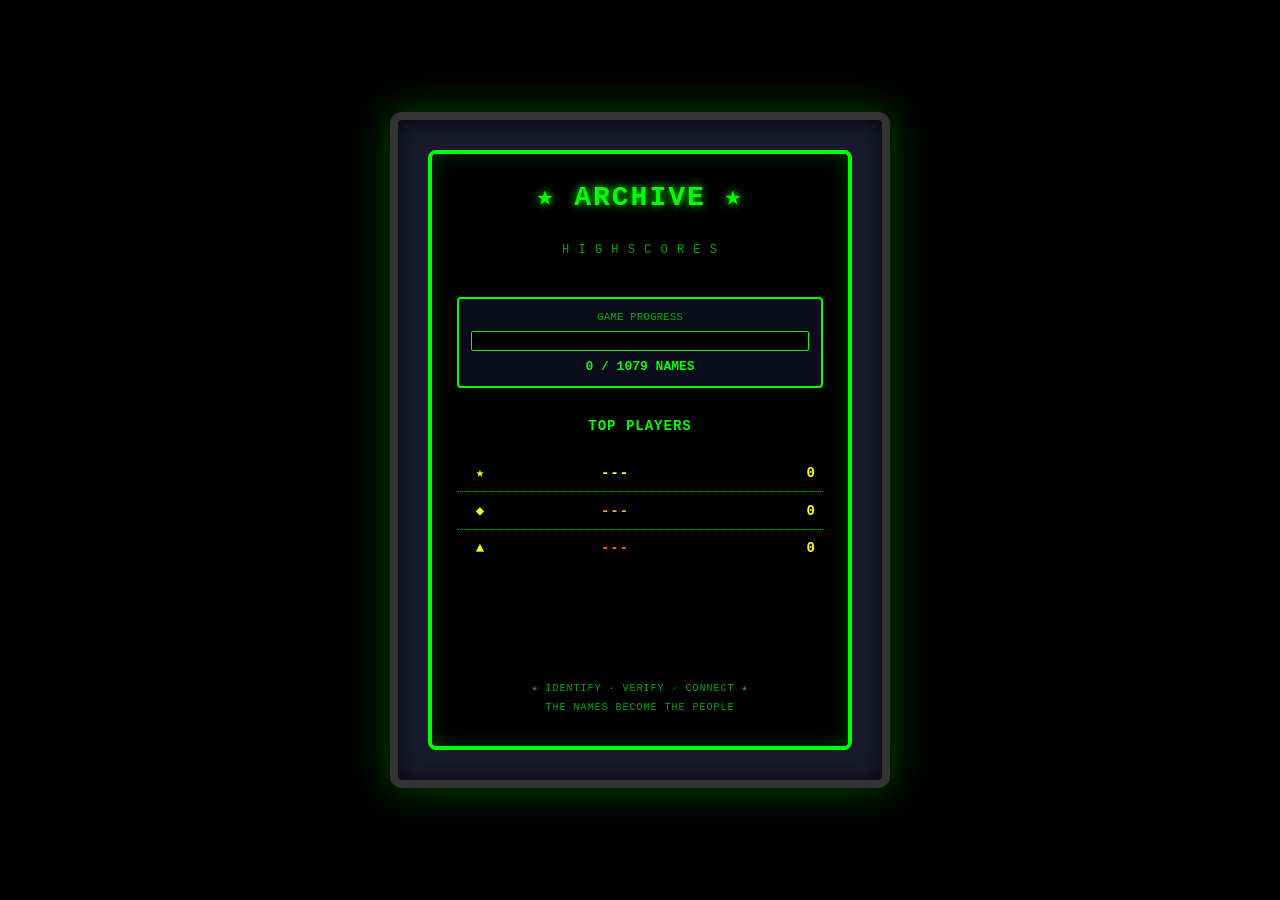
<file: html/scoreboard.html>
<!doctype html>
<html lang="en">
<head>
<meta charset="utf-8">
<meta name="viewport" content="width=device-width, initial-scale=1">
<title>Archive Game — High Scores</title>
<style>
  * { box-sizing: border-box; margin: 0; padding: 0; }

  body {
    background: #000;
    color: #0f0;
    font-family: 'Courier New', monospace;
    display: flex;
    align-items: center;
    justify-content: center;
    min-height: 100vh;
    padding: 20px;
  }

  .cabinet {
    background: #1a1a2e;
    border: 8px solid #333;
    border-radius: 12px;
    box-shadow: 0 0 40px rgba(0, 255, 0, 0.3), inset 0 0 20px rgba(0, 0, 0, 0.8);
    padding: 30px;
    max-width: 500px;
    width: 100%;
  }

  .screen {
    background: #000;
    border: 4px solid #0f0;
    border-radius: 8px;
    padding: 25px;
    box-shadow: inset 0 0 20px rgba(0, 255, 0, 0.2);
    min-height: 600px;
    display: flex;
    flex-direction: column;
    gap: 20px;
  }

  .title {
    text-align: center;
    font-size: 28px;
    font-weight: bold;
    text-shadow: 0 0 10px #0f0;
    letter-spacing: 2px;
    margin-bottom: 10px;
  }

  .subtitle {
    text-align: center;
    font-size: 12px;
    color: #0a0;
    letter-spacing: 1px;
    margin-bottom: 20px;
  }

  .progress {
    background: #0a0a1a;
    border: 2px solid #0f0;
    padding: 12px;
    border-radius: 4px;
    text-align: center;
  }

  .progress-label {
    font-size: 11px;
    color: #0a0;
    margin-bottom: 8px;
  }

  .progress-bar {
    background: #000;
    border: 1px solid #0f0;
    height: 20px;
    border-radius: 2px;
    overflow: hidden;
    margin-bottom: 8px;
  }

  .progress-fill {
    background: #0f0;
    height: 100%;
    width: 0%;
    transition: width 0.3s;
    box-shadow: 0 0 10px #0f0;
  }

  .progress-text {
    font-size: 13px;
    font-weight: bold;
  }

  .scores-label {
    text-align: center;
    font-size: 14px;
    font-weight: bold;
    text-transform: uppercase;
    letter-spacing: 1px;
    margin-top: 10px;
  }

  .scores {
    flex: 1;
    overflow-y: auto;
  }

  .score-row {
    display: flex;
    justify-content: space-between;
    align-items: center;
    padding: 10px 8px;
    border-bottom: 1px dotted #0a0;
    font-size: 14px;
    font-weight: bold;
  }

  .score-row:last-child {
    border-bottom: none;
  }

  .score-rank {
    color: #0a0;
    width: 30px;
    text-align: center;
  }

  .score-rank.top3 { color: #ff0; }

  .score-name {
    flex: 1;
    padding: 0 10px;
    text-align: center;
    color: #0f0;
    letter-spacing: 1px;
  }

  .score-name.top1 { color: #ffff00; }
  .score-name.top2 { color: #ffaa00; }
  .score-name.top3 { color: #ff6600; }

  .score-points {
    width: 80px;
    text-align: right;
    color: #0f0;
  }

  .score-points.top3 { color: #ff0; }

  .empty-scores {
    color: #0a0;
    text-align: center;
    padding: 40px 20px;
    font-size: 13px;
  }

  .footer {
    text-align: center;
    font-size: 10px;
    color: #0a0;
    margin-top: 15px;
    letter-spacing: 1px;
  }

  .footer-line {
    margin: 8px 0;
  }

  /* Scrollbar styling */
  .scores::-webkit-scrollbar {
    width: 8px;
  }

  .scores::-webkit-scrollbar-track {
    background: #000;
    border-left: 1px solid #0f0;
  }

  .scores::-webkit-scrollbar-thumb {
    background: #0f0;
    border-radius: 4px;
  }

  .scores::-webkit-scrollbar-thumb:hover {
    background: #0a0;
  }

  @media (max-width: 480px) {
    .cabinet {
      padding: 15px;
    }

    .screen {
      padding: 15px;
      min-height: auto;
    }

    .title {
      font-size: 20px;
    }

    .score-row {
      font-size: 12px;
      padding: 8px 6px;
    }
  }
</style>
</head>
<body>

<div class="cabinet">
  <div class="screen">
    <div class="title">★ ARCHIVE ★</div>
    <div class="subtitle">H I G H   S C O R E S</div>

    <div class="progress">
      <div class="progress-label">GAME PROGRESS</div>
      <div class="progress-bar">
        <div class="progress-fill" id="progressFill"></div>
      </div>
      <div class="progress-text"><span id="verified">0</span> / 1079 NAMES</div>
    </div>

    <div class="scores-label">TOP PLAYERS</div>

    <div class="scores" id="scoresList">
      <div class="empty-scores">
        ▓▒░ NO SCORES YET ░▒▓<br>
        BE THE FIRST TO PLAY
      </div>
    </div>

    <div class="footer">
      <div class="footer-line">★ IDENTIFY · VERIFY · CONNECT ★</div>
      <div class="footer-line">THE NAMES BECOME THE PEOPLE</div>
    </div>
  </div>
</div>

<script>
  // Mock data for demo
  const mockScores = [
    { rank: 1, name: "---", points: 0 },
    { rank: 2, name: "---", points: 0 },
    { rank: 3, name: "---", points: 0 },
  ];

  function renderScores(scores) {
    const list = document.getElementById('scoresList');

    if (scores.length === 0) {
      list.innerHTML = '<div class="empty-scores">▓▒░ NO SCORES YET ░▒▓<br>BE THE FIRST TO PLAY</div>';
      return;
    }

    list.innerHTML = scores.map((score, idx) => {
      const rank = idx + 1;
      const isTop3 = rank <= 3;
      return `
        <div class="score-row">
          <div class="score-rank ${isTop3 ? 'top3' : ''}">
            ${rank === 1 ? '★' : rank === 2 ? '◆' : rank === 3 ? '▲' : rank + '.'}
          </div>
          <div class="score-name ${rank === 1 ? 'top1' : rank === 2 ? 'top2' : rank === 3 ? 'top3' : ''}">
            ${score.name}
          </div>
          <div class="score-points ${isTop3 ? 'top3' : ''}">
            ${score.points.toLocaleString()}
          </div>
        </div>
      `;
    }).join('');
  }

  function updateProgress(verified, total) {
    const percent = (verified / total) * 100;
    document.getElementById('progressFill').style.width = percent + '%';
    document.getElementById('verified').textContent = verified;
  }

  // Initial render
  renderScores(mockScores);
  updateProgress(0, 1079);

  // Fetch real scores from backend (when ready)
  // fetch('/api/scores').then(r => r.json()).then(data => {
  //   renderScores(data.scores);
  //   updateProgress(data.verified, 1079);
  // });
</script>

</body>
</html>
</file>
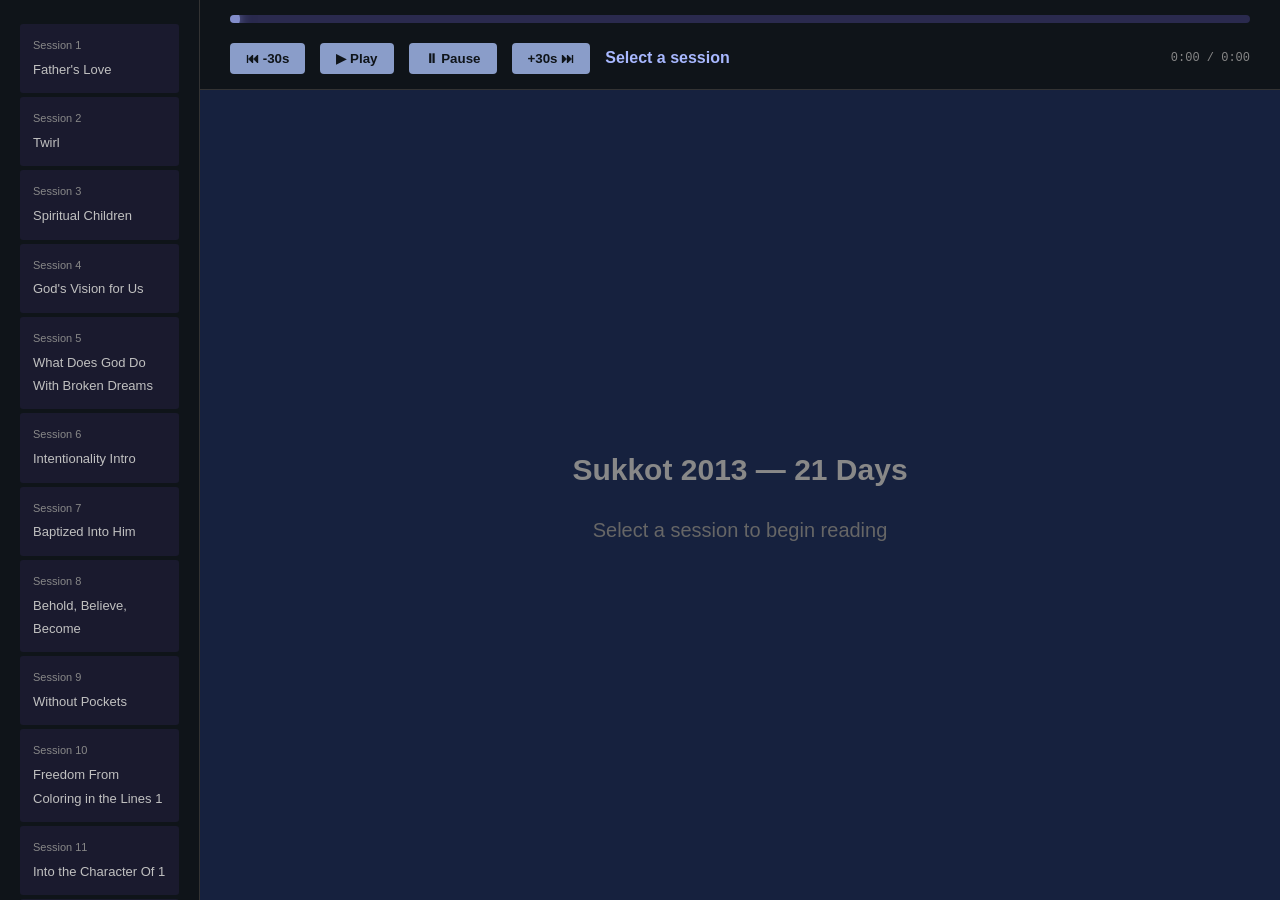
<file: html/sukkot-2013-reader.html>
<!DOCTYPE html>
<html lang="en">
<head>
    <meta charset="UTF-8">
    <meta name="viewport" content="width=device-width, initial-scale=1.0">
    <title>Sukkot 2013 — 21 Days</title>
    <style>
        * { margin: 0; padding: 0; box-sizing: border-box; }

        body {
            font-family: -apple-system, BlinkMacSystemFont, "Segoe UI", Helvetica, Arial, sans-serif;
            background: linear-gradient(135deg, #1a1a2e 0%, #16213e 100%);
            color: #e0e0e0;
            line-height: 1.8;
            overflow-x: hidden;
        }

        .container {
            display: grid;
            grid-template-columns: 200px 1fr;
            gap: 0;
            height: 100vh;
        }

        .sidebar {
            background: #0f1419;
            border-right: 1px solid #333;
            overflow-y: auto;
            padding: 20px;
        }

        .sessions-list {
            list-style: none;
        }

        .session-item {
            padding: 12px 10px;
            margin: 4px 0;
            background: #1a1a2e;
            border-left: 3px solid transparent;
            cursor: pointer;
            font-size: 13px;
            border-radius: 3px;
            transition: all 0.2s;
        }

        .session-item:hover {
            background: #252541;
            border-left-color: #8a9dc9;
        }

        .session-item.active {
            background: #2d3561;
            border-left-color: #a8b8ff;
            font-weight: 600;
        }

        .session-number {
            display: block;
            font-size: 11px;
            color: #888;
            margin-bottom: 2px;
        }

        .session-title {
            display: block;
            color: #c0c0c0;
        }

        .main {
            display: flex;
            flex-direction: column;
            background: #16213e;
        }

        .player-bar {
            background: #0f1419;
            border-bottom: 1px solid #333;
            padding: 15px 30px;
            display: flex;
            flex-direction: column;
            gap: 12px;
        }

        .controls-row {
            display: flex;
            gap: 15px;
            align-items: center;
        }

        .scrub-bar-container {
            width: 100%;
            height: 8px;
            background: #2a2a4e;
            border-radius: 4px;
            position: relative;
            cursor: pointer;
            overflow: hidden;
            margin-bottom: 8px;
        }

        .scrub-bar-fill {
            height: 100%;
            background: linear-gradient(90deg, #8a9dc9 0%, #a8b8ff 100%);
            width: 0%;
            border-radius: 4px;
            transition: width 0.05s linear;
        }

        .scrub-bar-handle {
            position: absolute;
            top: -6px;
            left: 0%;
            width: 20px;
            height: 20px;
            background: #a8b8ff;
            border-radius: 50%;
            transform: translateX(-50%);
            opacity: 0.7;
            transition: opacity 0.1s;
            box-shadow: 0 0 12px rgba(168, 184, 255, 0.7);
        }

        .scrub-bar-container:hover .scrub-bar-handle {
            opacity: 1;
        }

        .player-bar button {
            background: #8a9dc9;
            border: none;
            padding: 8px 16px;
            border-radius: 4px;
            cursor: pointer;
            font-weight: 600;
            color: #0f1419;
            transition: background 0.2s;
        }

        .player-bar button:hover {
            background: #a8b8ff;
        }

        .player-bar button:disabled {
            background: #444;
            cursor: not-allowed;
            color: #888;
        }

        .session-title-display {
            font-size: 16px;
            font-weight: 600;
            color: #a8b8ff;
            flex: 1;
        }

        .time-display {
            font-family: 'Monaco', 'Courier New', monospace;
            font-size: 12px;
            color: #888;
        }

        .transcript-container {
            flex: 1;
            overflow-y: auto;
            padding: 40px;
            display: flex;
            justify-content: center;
        }

        .transcript-text {
            max-width: 700px;
            width: 100%;
            line-height: 2;
            font-size: 20px;
            padding: 20px;
            display: flex;
            flex-direction: column;
            justify-content: center;
            min-height: 300px;
        }

        .segment {
            display: inline;
            margin: 0;
            padding: 0;
        }

        .segment .time {
            display: none !important;
        }

        .segment .text {
            color: #999;
            word-spacing: 0.1em;
        }

        .segment .text::after {
            content: ' ';
        }

        .segment.current .text {
            color: #fff;
            font-weight: 600;
            background: rgba(168, 184, 255, 0.4);
            padding: 0px 2px;
            border-radius: 2px;
        }

        .empty-state {
            display: flex;
            flex-direction: column;
            align-items: center;
            justify-content: center;
            height: 100%;
            color: #666;
            text-align: center;
        }

        .empty-state h2 {
            color: #888;
            margin-bottom: 10px;
        }

        audio {
            display: none;
        }

        ::-webkit-scrollbar {
            width: 8px;
        }
        ::-webkit-scrollbar-track {
            background: #1a1a2e;
        }
        ::-webkit-scrollbar-thumb {
            background: #444;
            border-radius: 4px;
        }
        ::-webkit-scrollbar-thumb:hover {
            background: #666;
        }
    </style>
</head>
<body>
    <div class="container">
        <div class="sidebar">
            <ul class="sessions-list" id="sessionsList"></ul>
        </div>

        <div class="main">
            <div class="player-bar">
                <div class="scrub-bar-container" id="scrubBar">
                    <div class="scrub-bar-fill" id="scrubFill"></div>
                    <div class="scrub-bar-handle" id="scrubHandle"></div>
                </div>
                <div class="controls-row">
                    <button id="rewindBtn">⏮ -30s</button>
                    <button id="playBtn">▶ Play</button>
                    <button id="pauseBtn">⏸ Pause</button>
                    <button id="ffBtn">+30s ⏭</button>
                    <span class="session-title-display" id="currentSessionTitle">Select a session</span>
                    <span class="time-display" id="timeDisplay">0:00 / 0:00</span>
                </div>
            </div>

            <div class="transcript-container">
                <div class="transcript-text" id="transcriptText">
                    <div class="empty-state">
                        <h2>Sukkot 2013 — 21 Days</h2>
                        <p>Select a session to begin reading</p>
                    </div>
                </div>
            </div>
        </div>
    </div>

    <audio id="audioPlayer"></audio>

    <script>
        const sessions = [
            {id: 2586, title: "Father's Love"},
            {id: 2587, title: "Twirl"},
            {id: 2588, title: "Spiritual Children"},
            {id: 2589, title: "God's Vision for Us"},
            {id: 2590, title: "What Does God Do With Broken Dreams"},
            {id: 2591, title: "Intentionality Intro"},
            {id: 2592, title: "Baptized Into Him"},
            {id: 2593, title: "Behold, Believe, Become"},
            {id: 2594, title: "Without Pockets"},
            {id: 2595, title: "Freedom From Coloring in the Lines 1"},
            {id: 2596, title: "Into the Character Of 1"},
            {id: 2597, title: "Bertend"},
            {id: 2598, title: "The Way He Loves"},
            {id: 2599, title: "Don't Go Negative"},
            {id: 2600, title: "In Him We Have Our Being"},
            {id: 2601, title: "Love For All People the Same"},
            {id: 2602, title: "Shift to Declarant Prayer"},
            {id: 2603, title: "Just As I Am"},
            {id: 2604, title: "Diving Board"},
            {id: 2605, title: "Be Attitude"},
            {id: 2606, title: "Water to Wine"},
            {id: 2607, title: "With the Accuracy of An Engineer"},
            {id: 2608, title: "The Preface and the Introduction"},
            {id: 2609, title: "Imago Dei (Image of God)"},
            {id: 2610, title: "Salvation"},
            {id: 2611, title: "Cooperative Brethren"},
            {id: 2612, title: "Be As A Little Child"},
            {id: 2613, title: "The Affirmations"},
            {id: 2614, title: "Beyond the Open Door"},
            {id: 2615, title: "Listening to Authority"},
            {id: 2616, title: "Cease to Work It Out"},
            {id: 2617, title: "Shabbat Conversation"},
            {id: 2618, title: "Living Sacrifices"},
            {id: 2619, title: "Shabbat Call"},
            {id: 2620, title: "Spiritual Transfer"},
            {id: 2621, title: "God Is Enough"},
            {id: 2622, title: "All He Purposed For You"},
            {id: 2623, title: "Ambassadors of His Love"},
            {id: 2624, title: "Think On These Things"},
            {id: 2625, title: "Faux Faith"},
            {id: 2626, title: "Truth: Greek Philosophy vs. Hebrew Theology"},
            {id: 2627, title: "Stretch Your Theology / Approbation in Burden Bearing"},
            {id: 2628, title: "Approbation in Action"},
            {id: 2629, title: "The Paralytic Man and the Approbation of His Friends"},
            {id: 2630, title: "Only Jesus Can Ask You to Give All"},
            {id: 2631, title: "Heritage of Obedience or Disobedience"},
            {id: 2632, title: "You Can't Keep His Kingdom and Your Own"},
            {id: 2633, title: "Don't Put Yourself at the Center of Revival"},
            {id: 2634, title: "Life with Christ a lot More Wearable"},
            {id: 2635, title: "Sukkot Review"},
            {id: 2636, title: "Shabbath"}
        ];

        let currentSession = null;
        let currentSegments = [];
        let isPlaying = false;

        const audio = document.getElementById('audioPlayer');
        const sessionsList = document.getElementById('sessionsList');
        const transcriptText = document.getElementById('transcriptText');
        const playBtn = document.getElementById('playBtn');
        const pauseBtn = document.getElementById('pauseBtn');
        const currentSessionTitle = document.getElementById('currentSessionTitle');
        const timeDisplay = document.getElementById('timeDisplay');
        const scrubBar = document.getElementById('scrubBar');
        const scrubFill = document.getElementById('scrubFill');
        const scrubHandle = document.getElementById('scrubHandle');
        const rewindBtn = document.getElementById('rewindBtn');
        const ffBtn = document.getElementById('ffBtn');

        let isScrubbing = false;

        // Build sessions list
        sessions.forEach((session, idx) => {
            const li = document.createElement('li');
            li.className = 'session-item';
            li.innerHTML = `<span class="session-number">Session ${idx + 1}</span><span class="session-title">${session.title}</span>`;
            li.onclick = () => loadSession(session);
            sessionsList.appendChild(li);
        });

        async function loadSession(session) {
            currentSession = session;
            currentSegments = [];

            // Fetch transcript from transcript server on port 8768
            try {
                const response = await fetch(`http://localhost:8768/transcript/${session.id}`);
                if (!response.ok) throw new Error(`HTTP ${response.status}`);
                currentSegments = await response.json();
            } catch (err) {
                console.error('Failed to load transcript:', err);
                transcriptText.innerHTML = `<div class="empty-state"><h2>Error</h2><p>Could not load transcript. Is the transcript server running on port 8768?</p></div>`;
                return;
            }

            currentSessionTitle.textContent = session.title;
            audio.src = `http://localhost:8768/audio/${session.id}`;

            // Render transcript
            renderTranscript();

            // Update active session in sidebar
            document.querySelectorAll('.session-item').forEach(el => el.classList.remove('active'));
            event.target.closest('.session-item')?.classList.add('active');

            // Update time display
            audio.onloadedmetadata = () => {
                updateTimeDisplay();
            };

            audio.ontimeupdate = () => {
                updateCurrentSegment();
                updateTimeDisplay();
            };
        }

        function renderTranscript() {
            const html = currentSegments.map((seg, idx) => `
                <div class="segment" data-index="${idx}" onclick="seekToSegment(${idx})">
                    <span class="time">${seg.start} → ${seg.end}</span>
                    <span class="text">${seg.text}</span>
                </div>
            `).join('');

            transcriptText.innerHTML = html;
        }

        function updateCurrentSegment() {
            const currentTime = audio.currentTime * 1000; // Convert to ms
            const currentIdx = currentSegments.findIndex(seg => {
                const [h, m, s] = seg.start.split(':');
                const startMs = parseInt(h) * 3600000 + parseInt(m) * 60000 + parseFloat(s) * 1000;
                const [h2, m2, s2] = seg.end.split(':');
                const endMs = parseInt(h2) * 3600000 + parseInt(m2) * 60000 + parseFloat(s2) * 1000;
                return currentTime >= startMs && currentTime < endMs;
            });

            document.querySelectorAll('.segment').forEach((el, idx) => {
                el.classList.toggle('current', idx === currentIdx);
                if (idx === currentIdx) {
                    el.scrollIntoView({behavior: 'smooth', block: 'center'});
                }
            });
        }

        function seekToSegment(idx) {
            const seg = currentSegments[idx];
            const [h, m, s] = seg.start.split(':');
            const seconds = parseInt(h) * 3600 + parseInt(m) * 60 + parseFloat(s);
            audio.currentTime = seconds;
            if (isPlaying) audio.play();
        }

        function updateTimeDisplay() {
            const current = formatTime(audio.currentTime);
            const duration = formatTime(audio.duration || 0);
            timeDisplay.textContent = `${current} / ${duration}`;
        }

        function formatTime(seconds) {
            if (!seconds || isNaN(seconds)) return '0:00';
            const h = Math.floor(seconds / 3600);
            const m = Math.floor((seconds % 3600) / 60);
            const s = Math.floor(seconds % 60);
            return h > 0 ? `${h}:${m.toString().padStart(2, '0')}:${s.toString().padStart(2, '0')}` : `${m}:${s.toString().padStart(2, '0')}`;
        }

        playBtn.onclick = () => {
            if (currentSession) {
                audio.play();
                isPlaying = true;
                playBtn.disabled = true;
                pauseBtn.disabled = false;
            }
        };

        pauseBtn.onclick = () => {
            audio.pause();
            isPlaying = false;
            playBtn.disabled = false;
            pauseBtn.disabled = true;
        };

        rewindBtn.onclick = () => {
            audio.currentTime = Math.max(0, audio.currentTime - 30);
            updateScrubBar();
            updateCurrentSegment();
            updateTimeDisplay();
        };

        ffBtn.onclick = () => {
            audio.currentTime = Math.min(audio.duration || 0, audio.currentTime + 30);
            updateScrubBar();
            updateCurrentSegment();
            updateTimeDisplay();
        };

        audio.onended = () => {
            isPlaying = false;
            playBtn.disabled = false;
            pauseBtn.disabled = true;
        };

        // Scrub bar interaction
        scrubBar.addEventListener('mousedown', (e) => {
            isScrubbing = true;
            seekToScrubPosition(e);
        });

        document.addEventListener('mousemove', (e) => {
            if (!isScrubbing) return;
            seekToScrubPosition(e);
        });

        document.addEventListener('mouseup', () => {
            isScrubbing = false;
        });

        // Scroll on transcript to scrub through audio
        const transcriptContainer = document.querySelector('.transcript-container');
        transcriptContainer.addEventListener('wheel', (e) => {
            e.preventDefault();
            const secondsPerScroll = 3; // Scroll distance = 3 seconds
            const delta = e.deltaY > 0 ? secondsPerScroll : -secondsPerScroll;
            audio.currentTime = Math.max(0, Math.min(audio.duration || 0, audio.currentTime + delta));
            updateScrubBar();
            updateCurrentSegment();
            updateTimeDisplay();
        }, {passive: false});

        function seekToScrubPosition(e) {
            const rect = scrubBar.getBoundingClientRect();
            const percent = Math.max(0, Math.min(1, (e.clientX - rect.left) / rect.width));
            const newTime = percent * (audio.duration || 0);
            audio.currentTime = newTime;
            updateScrubBar();
        }

        function updateScrubBar() {
            if (!audio.duration) return;
            const percent = (audio.currentTime / audio.duration) * 100;
            scrubFill.style.width = percent + '%';
            scrubHandle.style.left = percent + '%';
        }

        audio.addEventListener('timeupdate', updateScrubBar);
    </script>
</body>
</html>
</file>
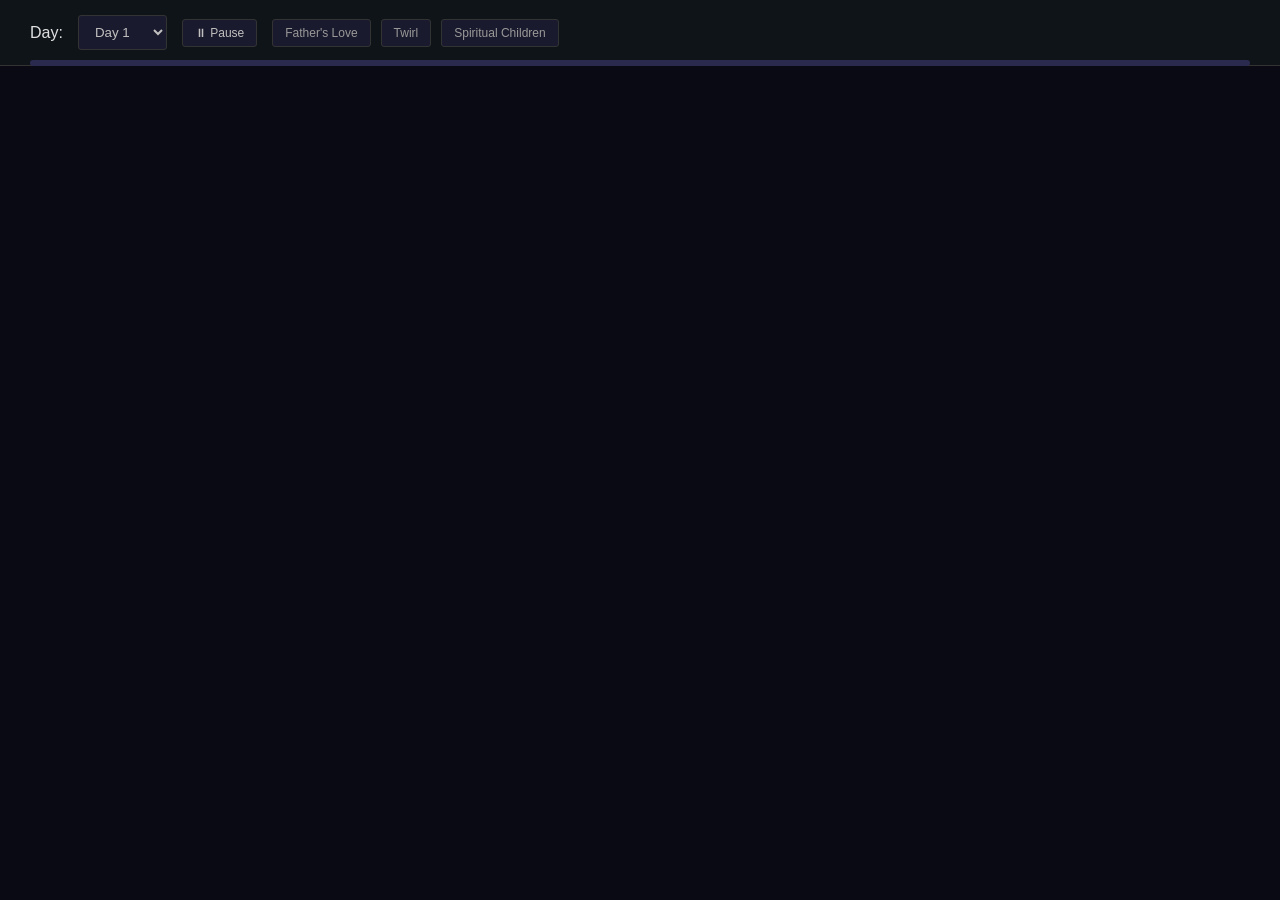
<file: html/sukkot-reader.html>
<!DOCTYPE html>
<html lang="en">
<head>
    <meta charset="UTF-8">
    <meta name="viewport" content="width=device-width, initial-scale=1.0">
    <title>Sukkot 2013</title>
    <style>
        * { margin: 0; padding: 0; box-sizing: border-box; }
        body {
            font-family: -apple-system, BlinkMacSystemFont, "Segoe UI", Helvetica, Arial, sans-serif;
            background: #0a0a14;
            color: #e0e0e0;
            overflow: hidden;
        }

        .container {
            display: flex;
            flex-direction: column;
            height: 100vh;
        }

        .top {
            background: #0f1419;
            border-bottom: 1px solid #333;
            padding: 15px 30px;
            display: flex;
            gap: 15px;
            align-items: center;
        }

        select {
            padding: 8px 12px;
            background: #1a1a2e;
            border: 1px solid #333;
            color: #c0c0c0;
            border-radius: 3px;
            cursor: pointer;
        }

        .controls {
            display: flex;
            gap: 10px;
        }

        .play-pause {
            padding: 6px 12px;
            background: #1a1a2e;
            border: 1px solid #333;
            color: #c0c0c0;
            font-size: 12px;
            border-radius: 3px;
            cursor: pointer;
        }

        .play-pause:hover {
            background: #252541;
            border-color: #8a9dc9;
        }

        .services {
            display: flex;
            gap: 10px;
        }

        button {
            padding: 6px 12px;
            background: #1a1a2e;
            border: 1px solid #333;
            color: #999;
            font-size: 12px;
            border-radius: 3px;
            cursor: pointer;
        }

        button:hover {
            background: #252541;
            border-color: #8a9dc9;
        }

        button.active {
            background: #2d3561;
            border-color: #a8b8ff;
            color: #fff;
            font-weight: 600;
        }

        .reader {
            flex: 1;
            display: flex;
            flex-direction: column;
            align-items: center;
            justify-content: center;
            padding: 40px;
        }

        .scrub {
            position: absolute;
            top: 60px;
            left: 30px;
            right: 30px;
            height: 6px;
            background: #2a2a4e;
            border-radius: 3px;
        }

        .scrub-fill {
            height: 100%;
            background: linear-gradient(90deg, #8a9dc9, #a8b8ff);
            width: 0%;
            border-radius: 3px;
        }

        .text {
            text-align: center;
            line-height: 2.4;
            font-size: 22px;
            max-width: 800px;
        }

        .line {
            height: 2.4em;
            display: flex;
            align-items: center;
            justify-content: center;
            color: #666;
        }

        .line.active {
            color: #fff;
            background: rgba(168, 184, 255, 0.15);
            border-radius: 4px;
            padding: 0 20px;
        }

        .word {
            display: inline;
            padding: 2px 1px;
        }

        .word.now {
            background: rgba(168, 184, 255, 0.6);
            color: #fff;
            border-radius: 2px;
            padding: 4px 3px;
        }

        audio { display: none; }
    </style>
</head>
<body>
    <div class="container">
        <div class="top">
            <label>Day:</label>
            <select id="dayPicker"></select>
            <button class="play-pause" id="playPause">⏸ Pause</button>
            <div class="services" id="services"></div>
        </div>
        <div class="scrub">
            <div class="scrub-fill" id="scrubFill"></div>
        </div>
        <div class="reader">
            <div class="text" id="text"></div>
        </div>
    </div>

    <audio id="audio"></audio>

    <script>
        const days = [
            [{id: 2586, t: "Father's Love"}, {id: 2587, t: "Twirl"}, {id: 2588, t: "Spiritual Children"}],
            [{id: 2589, t: "God's Vision for Us"}, {id: 2590, t: "What Does God Do With Broken Dreams"}, {id: 2591, t: "Intentionality Intro"}],
            [{id: 2592, t: "Baptized Into Him"}, {id: 2593, t: "Behold, Believe, Become"}, {id: 2594, t: "Without Pockets"}],
            [{id: 2595, t: "Freedom From Coloring 1"}, {id: 2596, t: "Into the Character Of 1"}, {id: 2597, t: "Bertend"}],
            [{id: 2598, t: "The Way He Loves"}, {id: 2599, t: "Don't Go Negative"}, {id: 2600, t: "In Him We Have Our Being"}],
            [{id: 2601, t: "Love For All People"}, {id: 2602, t: "Shift to Declarant Prayer"}, {id: 2603, t: "Just As I Am"}],
            [{id: 2604, t: "Diving Board"}, {id: 2636, t: "Shabbath"}, {id: 2605, t: "Be Attitude"}],
            [{id: 2606, t: "Water to Wine"}, {id: 2607, t: "With the Accuracy of An Engineer"}, {id: 2608, t: "The Preface and the Introduction"}],
            [{id: 2609, t: "Imago Dei"}, {id: 2610, t: "Salvation"}, {id: 2611, t: "Cooperative Brethren"}],
            [{id: 2612, t: "Be As A Little Child"}, {id: 2613, t: "The Affirmations"}, {id: 2614, t: "Beyond the Open Door"}],
            [{id: 2615, t: "Listening to Authority"}, {id: 2616, t: "Cease to Work It Out"}, {id: 2617, t: "Shabbat Conversation"}],
            [{id: 2618, t: "Living Sacrifices"}, {id: 2619, t: "Shabbat Call"}, {id: 2620, t: "Spiritual Transfer"}],
            [{id: 2621, t: "God Is Enough"}, {id: 2622, t: "All He Purposed For You"}, {id: 2623, t: "Ambassadors of His Love"}],
            [{id: 2624, t: "Think On These Things"}, {id: 2625, t: "Faux Faith"}, {id: 2626, t: "Truth: Greek Philosophy vs. Hebrew"}],
            [{id: 2627, t: "Stretch Your Theology"}, {id: 2628, t: "Approbation in Action"}, {id: 2629, t: "The Paralytic Man and the Approbation"}],
            [{id: 2630, t: "Only Jesus Can Ask You to Give All"}, {id: 2631, t: "Heritage of Obedience"}, {id: 2632, t: "You Can't Keep His Kingdom"}],
            [{id: 2633, t: "Don't Put Yourself at the Center"}, {id: 2634, t: "Life with Christ More Wearable"}, {id: 2635, t: "Sukkot Review"}]
        ];

        const dayPicker = document.getElementById('dayPicker');
        const services = document.getElementById('services');
        const text = document.getElementById('text');
        const audio = document.getElementById('audio');
        const scrubFill = document.getElementById('scrubFill');
        const playPause = document.getElementById('playPause');

        let words = [];
        let currentIdx = 0;
        let isPlaying = false;

        // Build day dropdown
        for (let i = 0; i < 21; i++) {
            const opt = document.createElement('option');
            opt.value = i;
            opt.text = `Day ${i + 1}`;
            dayPicker.appendChild(opt);
        }

        dayPicker.onchange = () => {
            const dayIdx = parseInt(dayPicker.value);
            const dayServices = days[dayIdx];
            services.innerHTML = '';
            dayServices.forEach(s => {
                const btn = document.createElement('button');
                btn.textContent = s.t;
                btn.onclick = () => load(s.id, btn);
                services.appendChild(btn);
            });
        };

        async function load(id, btn) {
            try {
                const res = await fetch(`http://localhost:8768/transcript/${id}`);
                const segs = await res.json();

                words = [];
                segs.forEach(seg => {
                    const ws = seg.text.split(/\s+/);
                    const start = toMs(seg.start);
                    const end = toMs(seg.end);
                    const rate = ws.length / ((end - start) / 1000);
                    ws.forEach((w, i) => {
                        words.push({
                            t: w,
                            s: start + (i / rate) * 1000,
                            e: start + ((i + 1) / rate) * 1000
                        });
                    });
                });

                audio.src = `http://localhost:8768/audio/${id}`;
                document.querySelectorAll('button.active').forEach(b => {
                    if (b !== playPause) b.classList.remove('active');
                });
                btn.classList.add('active');
                currentIdx = 0;
                isPlaying = true;
                playPause.textContent = '⏸ Pause';
                audio.play();
            } catch (e) {
                text.textContent = 'Error loading';
            }
        }

        playPause.onclick = () => {
            if (isPlaying) {
                audio.pause();
                isPlaying = false;
                playPause.textContent = '▶ Play';
            } else {
                audio.play();
                isPlaying = true;
                playPause.textContent = '⏸ Pause';
            }
        };

        audio.onplay = () => {
            isPlaying = true;
            playPause.textContent = '⏸ Pause';
        };

        audio.onpause = () => {
            isPlaying = false;
            playPause.textContent = '▶ Play';
        };

        function toMs(t) {
            const [h, m, s] = t.split(':');
            return parseInt(h) * 3600000 + parseInt(m) * 60000 + parseFloat(s) * 1000;
        }

        audio.ontimeupdate = () => {
            const ms = audio.currentTime * 1000;
            scrubFill.style.width = (audio.currentTime / audio.duration * 100) + '%';

            currentIdx = words.findIndex(w => w.s <= ms && ms < w.e);
            if (currentIdx === -1) currentIdx = Math.max(0, words.findIndex(w => w.s > ms) - 1);

            // Build 5 lines: 2 before, 1 center, 2 after
            const wordsPerLine = 6;
            const lines = [[], [], [], [], []];

            for (let i = 0; i < 5; i++) {
                const lineStartIdx = currentIdx - (2 - i) * wordsPerLine;
                for (let j = 0; j < wordsPerLine; j++) {
                    const wordIdx = lineStartIdx + j;
                    if (wordIdx >= 0 && wordIdx < words.length) {
                        lines[i].push({idx: wordIdx, w: words[wordIdx]});
                    }
                }
            }

            let html = '';
            lines.forEach((line, lineNum) => {
                if (line.length === 0) return;
                const isCenter = lineNum === 2;
                let lineHtml = `<div class="line${isCenter ? ' active' : ''}">`;
                line.forEach(({idx, w}) => {
                    const isCurrent = idx === currentIdx;
                    lineHtml += `<span class="word${isCurrent ? ' now' : ''}">${w.t}</span> `;
                });
                lineHtml += '</div>';
                html += lineHtml;
            });
            text.innerHTML = html;
        };

        // Load day 1
        dayPicker.value = 0;
        dayPicker.onchange();
    </script>
</body>
</html>
</file>
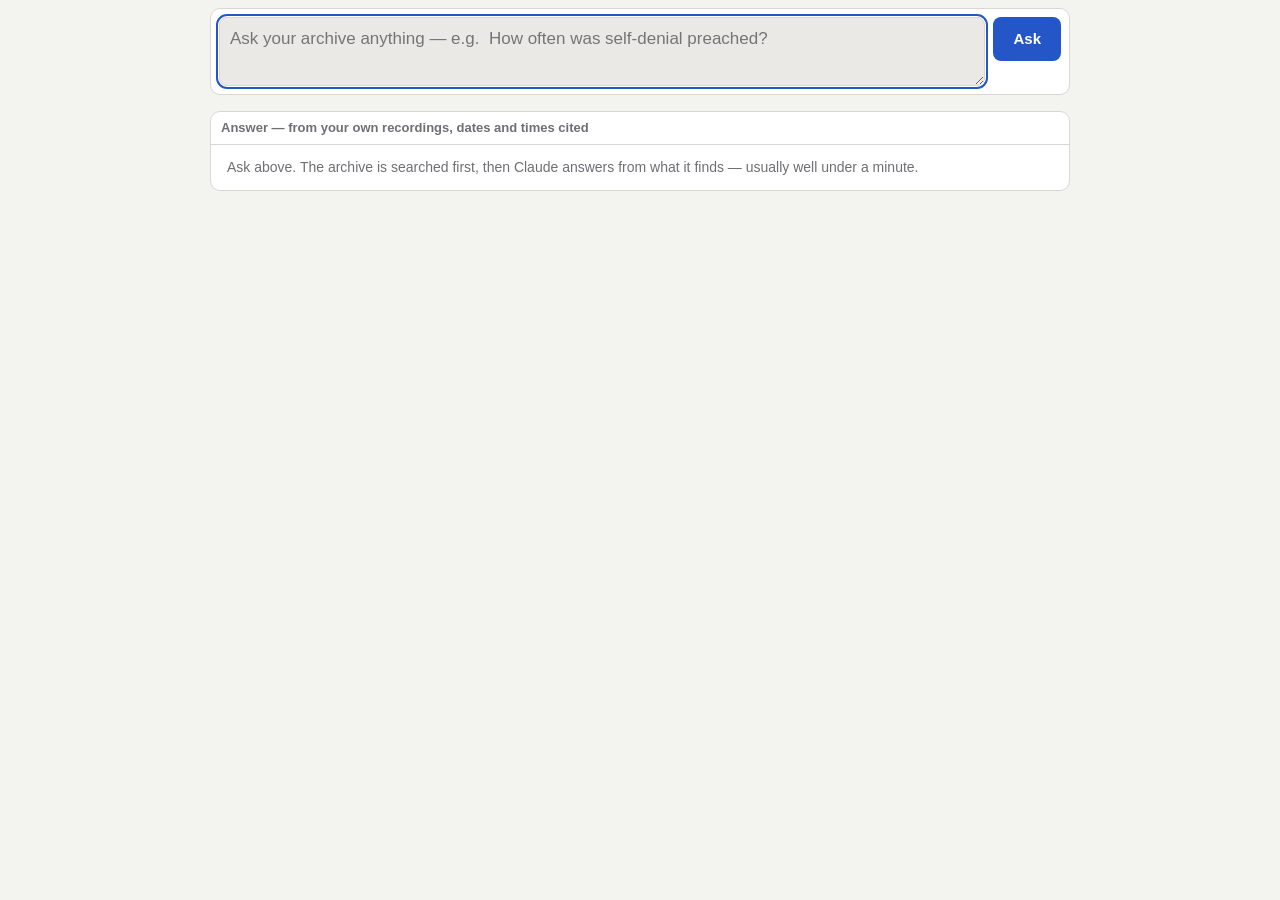
<file: Python/PY/Ask the Archive.html>
<!doctype html>
<html lang="en">
<head>
<meta charset="utf-8">
<meta name="viewport" content="width=device-width, initial-scale=1">
<title>Ask the Archive</title>
<style>
  /* Same dress as the Archive Viewer. */
  :root {
    --bg: #f3f3f0; --panel: #ffffff; --field: #eae9e5; --ink: #1d1d1f;
    --ink-2: #6f6f74; --line: #d8d7d3; --accent: #2456c8; --accent-soft: #e3ebfb;
  }
  @media (prefers-color-scheme: dark) {
    :root {
      --bg: #161617; --panel: #222224; --field: #2d2d30; --ink: #f0f0f2;
      --ink-2: #a0a0a6; --line: #3a3a3e; --accent: #6f9bff; --accent-soft: #24314f;
    }
  }
  * { box-sizing: border-box; }
  body {
    margin: 0; padding: 8px 10px 30px;
    background: var(--bg); color: var(--ink);
    font-family: -apple-system, BlinkMacSystemFont, "Segoe UI", Roboto, sans-serif;
    font-size: 15px; line-height: 1.5;
  }
  .wrap { max-width: 860px; margin: 0 auto; display: flex; flex-direction: column; gap: 8px; }

  .ask-box {
    background: var(--panel); border: 1px solid var(--line); border-radius: 10px;
    padding: 8px; display: flex; gap: 8px; align-items: flex-start;
  }
  #q {
    flex: 1; min-height: 64px; background: var(--field); border: 1px solid var(--line);
    border-radius: 8px; padding: 8px 10px; font: inherit; font-size: 17px; color: var(--ink);
  }
  #askBtn {
    border: none; background: var(--accent); color: #fff; font: inherit; font-weight: 600;
    border-radius: 8px; min-height: 44px; padding: 0 20px; cursor: pointer;
  }
  #askBtn:disabled { opacity: 0.5; cursor: wait; }
  button:focus-visible, #q:focus-visible { outline: 2px solid var(--accent); outline-offset: 1px; }
  .status { color: var(--ink-2); font-size: 13px; padding: 0 4px; }

  .panel { background: var(--panel); border: 1px solid var(--line); border-radius: 10px; overflow: hidden; }
  .panel-head {
    padding: 6px 10px; border-bottom: 1px solid var(--line); font-weight: 700; font-size: 13px;
    color: var(--ink-2);
  }
  #answer { padding: 12px 16px; font-size: 16px; white-space: pre-wrap; }
  #answer.empty { color: var(--ink-2); font-size: 14px; }

  .receipt { padding: 6px 12px; border-bottom: 1px solid var(--line); font-size: 13px; }
  .receipt:last-child { border-bottom: none; }
  .receipt .meta { color: var(--accent); font-weight: 700; font-size: 12px; }
  .receipt .words { color: var(--ink-2); }
  .note { background: var(--accent-soft); padding: 8px 12px; font-size: 13px; }
</style>
</head>
<body>
<div class="wrap">

  <div class="ask-box">
    <textarea id="q" autofocus
      placeholder="Ask your archive anything — e.g.  How often was self-denial preached?"></textarea>
    <button id="askBtn">Ask</button>
  </div>
  <div class="status" id="status"></div>

  <div class="panel">
    <div class="panel-head">Answer — from your own recordings, dates and times cited</div>
    <div id="answer" class="empty">Ask above. The archive is searched first, then Claude answers from what it finds — usually well under a minute.</div>
  </div>

  <div class="panel" id="receiptsPanel" hidden>
    <div class="panel-head">The receipts — the exact moments the answer stands on</div>
    <div id="noteLine" class="note" hidden></div>
    <div id="receipts"></div>
  </div>

</div>

<script>
  const $ = id => document.getElementById(id);
  const esc = s => (s || "").replace(/[&<>"']/g, c => ({ "&":"&amp;", "<":"&lt;", ">":"&gt;", '"':"&quot;", "'":"&#39;" }[c]));

  async function ask() {
    const question = $("q").value.trim();
    if (question.length < 3) { $("status").textContent = "Type a question first."; return; }
    $("askBtn").disabled = true;
    $("answer").className = "empty";
    $("answer").textContent = "…";
    $("receiptsPanel").hidden = true;
    $("status").textContent = "Searching the archive — by meaning and by words…";
    const slow = setTimeout(() =>
      $("status").textContent = "Found the moments — Claude is reading them and writing your answer…", 4000);
    let d;
    try {
      const res = await fetch("/ask", { method: "POST",
        headers: { "Content-Type": "application/json" },
        body: JSON.stringify({ question }) });
      d = await res.json();
    } catch {
      clearTimeout(slow);
      $("status").textContent = "Could not reach the helper — is Ask the Archive still running?";
      $("askBtn").disabled = false;
      return;
    }
    clearTimeout(slow);
    $("askBtn").disabled = false;
    if (d.error) { $("status").textContent = d.error; $("answer").textContent = ""; return; }
    $("status").textContent = "";
    $("answer").className = "";
    $("answer").textContent = d.answer;
    const receipts = d.receipts || [];
    if (receipts.length) {
      $("receiptsPanel").hidden = false;
      $("noteLine").hidden = !d.note;
      $("noteLine").textContent = d.note || "";
      $("receipts").innerHTML = receipts.map(r =>
        '<div class="receipt"><div class="meta">' + esc(r.date) +
        (r.title ? " · " + esc(r.title) : "") +
        (r.speaker ? " · " + esc(r.speaker) : "") + " · at " + esc(r.start) +
        '</div><div class="words">' + esc(r.text) + "</div></div>").join("");
    }
  }

  $("askBtn").addEventListener("click", ask);
  $("q").addEventListener("keydown", e => {
    if (e.key === "Enter" && !e.shiftKey) { e.preventDefault(); ask(); }
    if (e.key === "Escape") $("q").value = "";
  });
</script>
</body>
</html>
</file>
